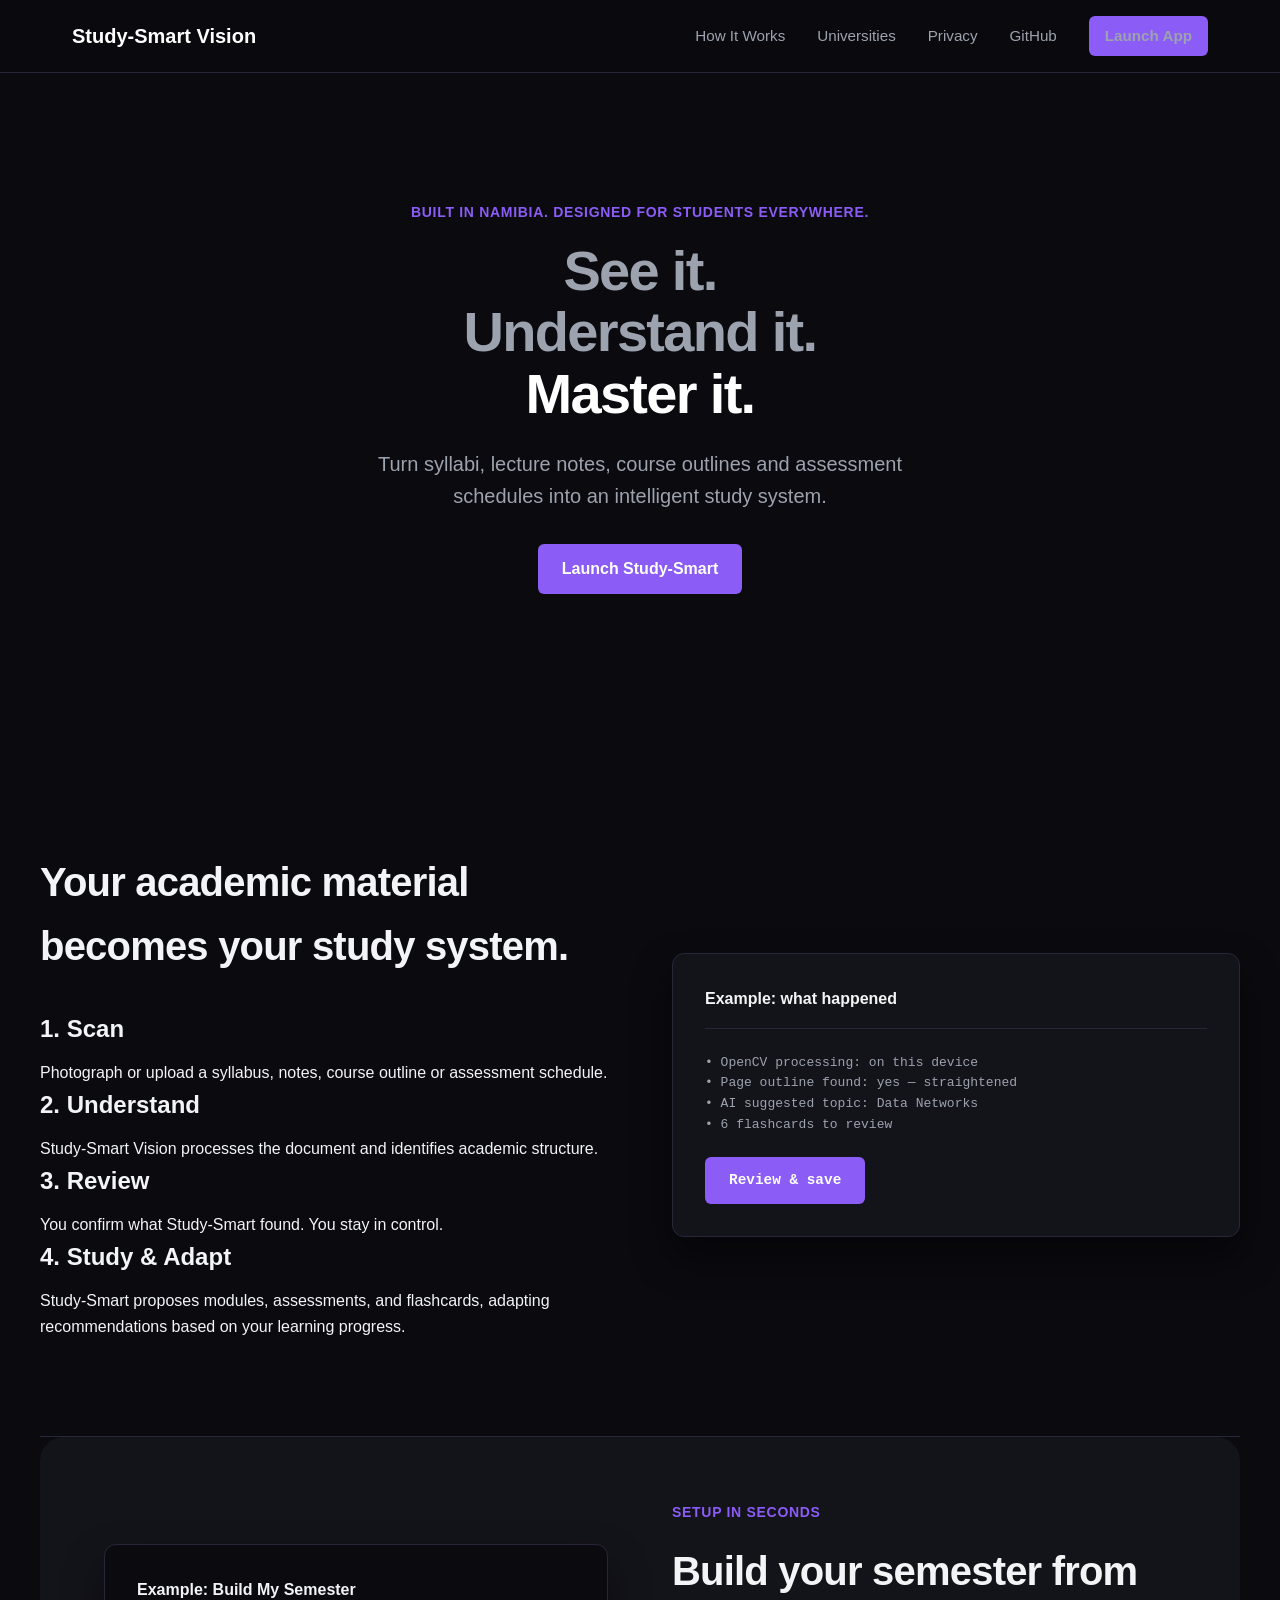
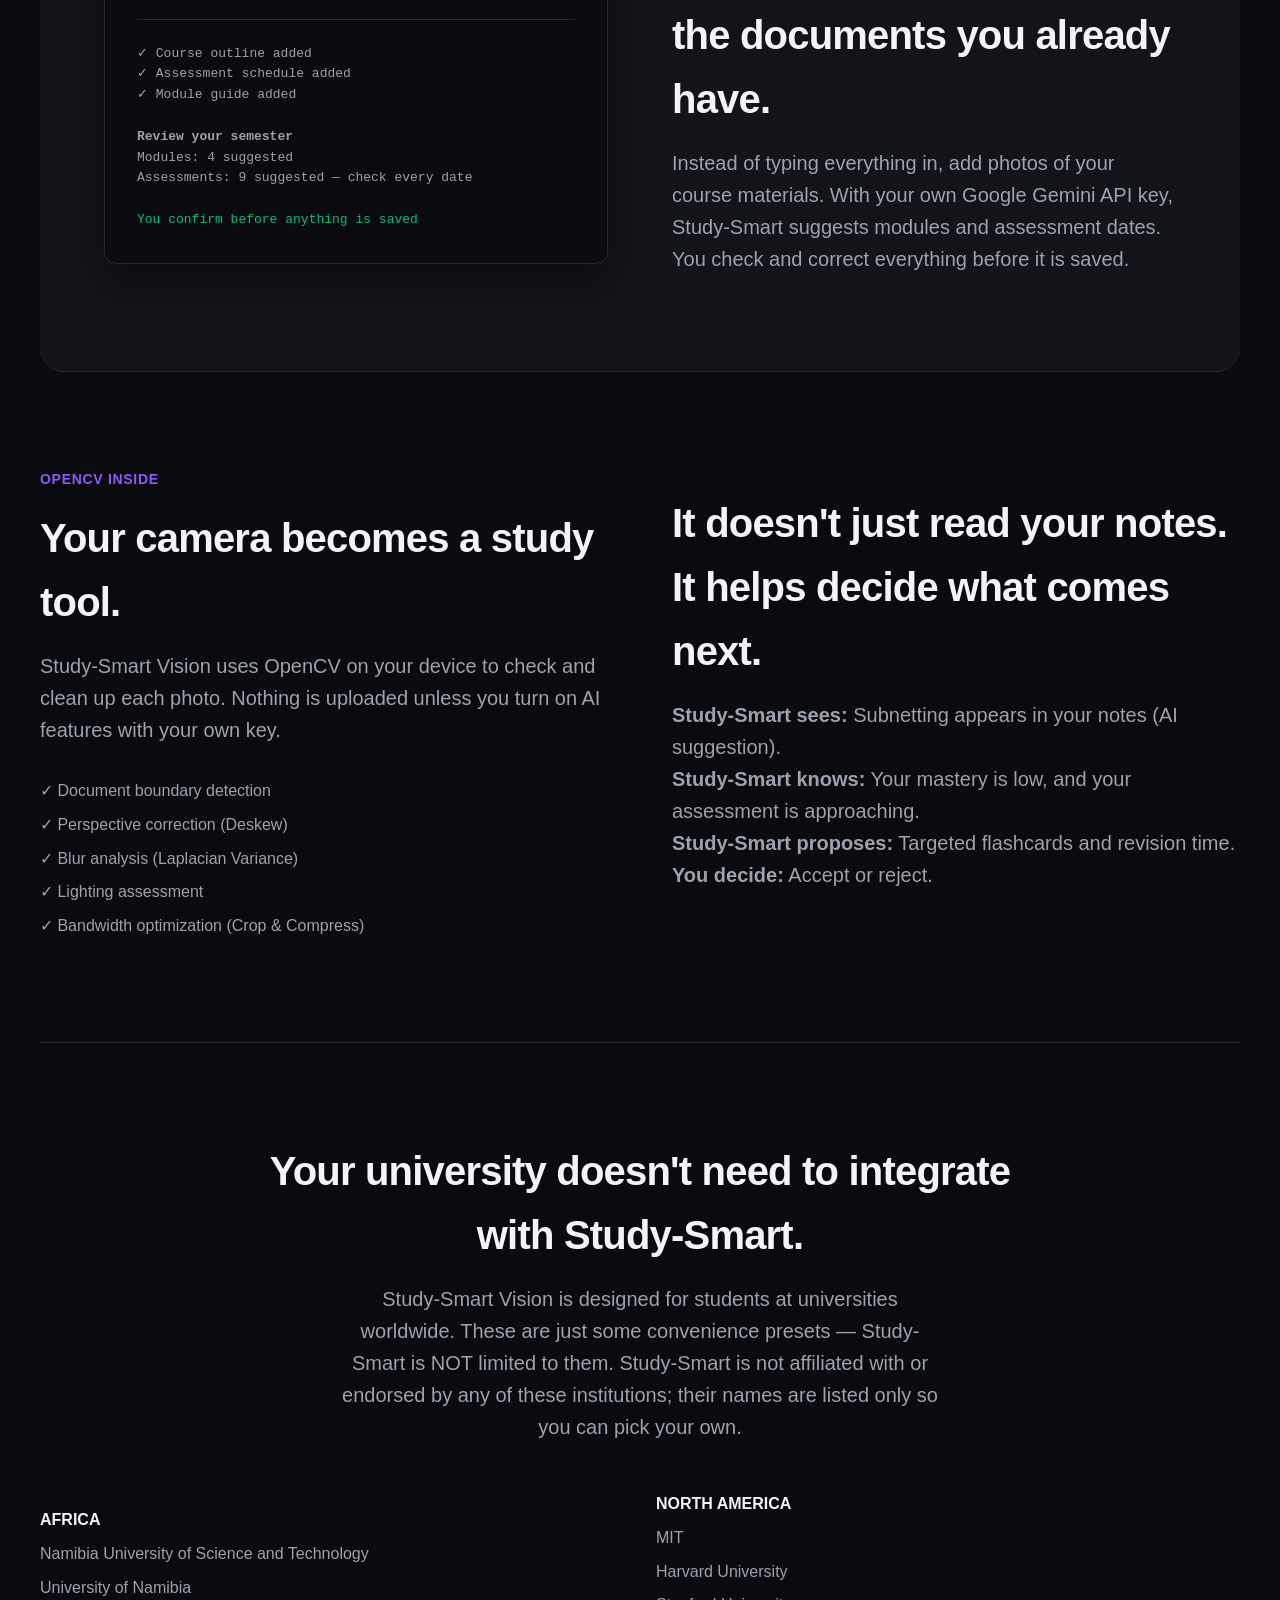
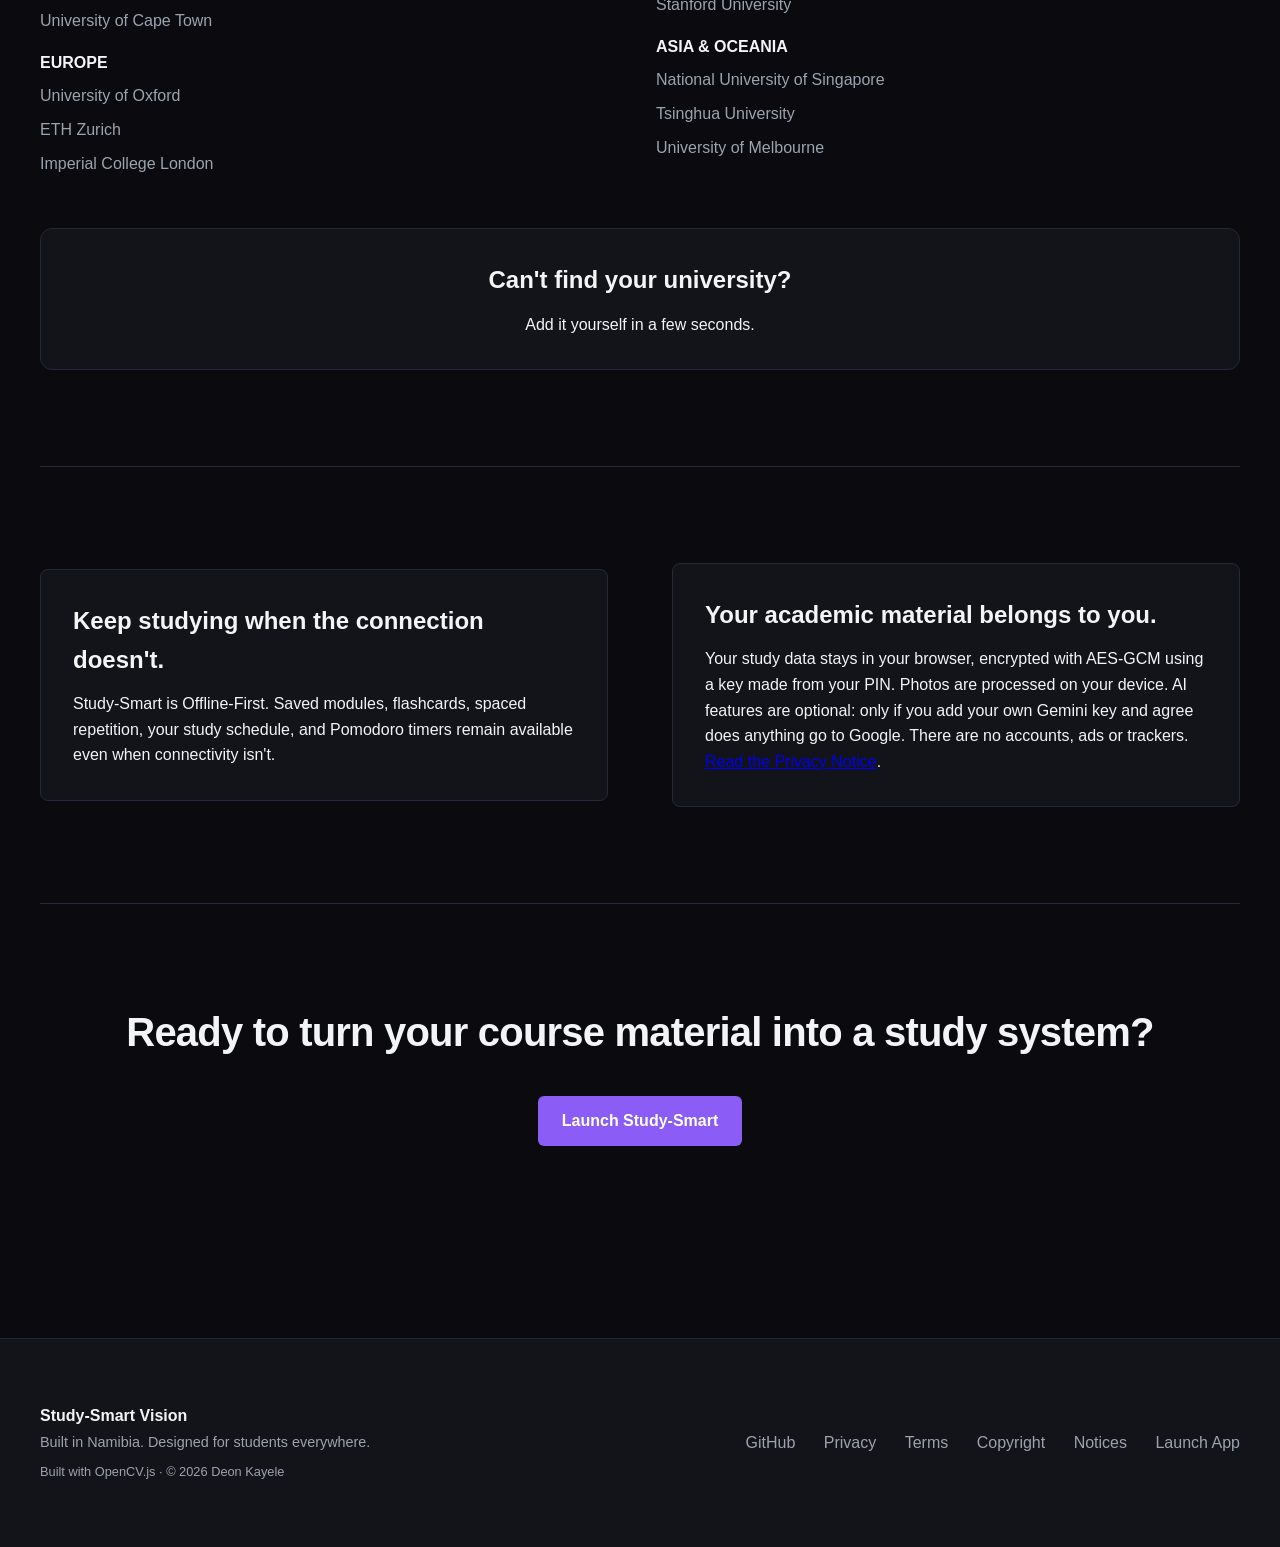
<file: index.html>
<!DOCTYPE html>
<html lang="en">
<head>
  <meta charset="UTF-8">
  <meta name="viewport" content="width=device-width, initial-scale=1.0, maximum-scale=5.0">
  <title>Study-Smart Vision — See it. Understand it. Master it.</title>
  <meta name="description" content="Study-Smart Vision turns university course materials into an intelligent, adaptive study system. Built in Namibia and designed for students everywhere.">
  <meta name="theme-color" content="#0a0a0f">
  
  <link rel="icon" href="icon.svg" type="image/svg+xml">
  <link rel="apple-touch-icon" href="icons/icon-192.png">
  <link rel="manifest" href="manifest.json">
  <link rel="stylesheet" href="landing.css">

  <meta http-equiv="Content-Security-Policy" content="default-src 'self'; script-src 'self'; style-src 'self' 'unsafe-inline'; img-src 'self' data:; connect-src 'self'; object-src 'none'; base-uri 'self'; form-action 'self'">
  <meta name="referrer" content="strict-origin-when-cross-origin">
  <meta property="og:title" content="Study-Smart Vision">
  <meta property="og:description" content="Turn your course materials into a study plan, flashcards and focus sessions. Works offline.">
  <meta property="og:type" content="website">
  <script src="landing.js" defer></script>
</head>
<body>

  <header>
    <div class="nav-container">
      <a href="./" class="logo">Study-Smart Vision</a>
      <nav class="nav-links">
        <a href="#how-it-works">How It Works</a>
        <a href="#universities">Universities</a>
        <a href="#privacy">Privacy</a>
        <a href="https://github.com/ICON-XB/Study-Smart" target="_blank" rel="noopener">GitHub</a>
        <a href="app.html" class="btn btn-primary" style="padding: 0.5rem 1rem;">Launch App</a>
      </nav>
    </div>
  </header>

  <main>
    <!-- HERO -->
    <section class="hero">
      <span class="tagline">Built in Namibia. Designed for students everywhere.</span>
      <h1>
        <span>See it.</span>
        <span>Understand it.</span>
        <span>Master it.</span>
      </h1>
      <p class="subtitle">Turn syllabi, lecture notes, course outlines and assessment schedules into an intelligent study system.</p>
      
      <div class="hero-actions">
        <a href="app.html" class="btn btn-primary">Launch Study-Smart</a>
        <button id="btn-install" class="btn btn-secondary" style="display: none;">Install App</button>
      </div>
      
      <div id="install-banner">
        <strong>Install App</strong><br>
        <span class="text-muted text-sm">To install on iOS: Tap Share, then "Add to Home Screen". On desktop: Click the install icon in your address bar.</span>
      </div>
    </section>

    <!-- CORE STORY -->
    <section id="how-it-works" class="section container">
      <div class="grid-2">
        <div>
          <h2>Your academic material becomes your study system.</h2>
          <div style="margin-top: 2rem;">
            <h3>1. Scan</h3>
            <p class="text-muted mb-4">Photograph or upload a syllabus, notes, course outline or assessment schedule.</p>
            
            <h3>2. Understand</h3>
            <p class="text-muted mb-4">Study-Smart Vision processes the document and identifies academic structure.</p>

            <h3>3. Review</h3>
            <p class="text-muted mb-4">You confirm what Study-Smart found. You stay in control.</p>
            
            <h3>4. Study & Adapt</h3>
            <p class="text-muted">Study-Smart proposes modules, assessments, and flashcards, adapting recommendations based on your learning progress.</p>
          </div>
        </div>
        <div class="mockup">
          <div class="mockup-header">Example: what happened</div>
          <div class="mockup-body">
            &bull; OpenCV processing: on this device<br>
            &bull; Page outline found: yes &mdash; straightened<br>
            &bull; AI suggested topic: Data Networks<br>
            &bull; 6 flashcards to review<br><br>
            <a href="app.html" class="btn btn-primary" style="font-family: inherit; font-size: 0.9rem;">Review &amp; save</a>
          </div>
        </div>
      </div>
    </section>

    <!-- BUILD MY SEMESTER -->
    <section class="section container" style="background: var(--color-surface); border-radius: 24px; padding: 4rem;">
      <div class="grid-2">
        <div class="mockup" style="background: var(--color-bg);">
          <div class="mockup-header">Example: Build My Semester</div>
          <div class="mockup-body">
            &check; Course outline added<br>
            &check; Assessment schedule added<br>
            &check; Module guide added<br><br>
            <strong>Review your semester</strong><br>
            Modules: 4 suggested<br>
            Assessments: 9 suggested &mdash; check every date<br><br>
            <span style="color: var(--color-success)">You confirm before anything is saved</span>
          </div>
        </div>
        <div>
          <span class="tagline">Setup in seconds</span>
          <h2>Build your semester from the documents you already have.</h2>
          <p class="subtitle">Instead of typing everything in, add photos of your course materials. With your own Google Gemini API key, Study-Smart suggests modules and assessment dates. You check and correct everything before it is saved.</p>
        </div>
      </div>
    </section>

    <!-- SMART SCAN / OPENCV -->
    <section class="section container">
      <div class="grid-2">
        <div>
          <span class="tagline">OpenCV inside</span>
          <h2>Your camera becomes a study tool.</h2>
          <p class="subtitle">Study-Smart Vision uses OpenCV on your device to check and clean up each photo. Nothing is uploaded unless you turn on AI features with your own key.</p>
          <ul class="uni-list" style="column-count: 1;">
            <li>&check; Document boundary detection</li>
            <li>&check; Perspective correction (Deskew)</li>
            <li>&check; Blur analysis (Laplacian Variance)</li>
            <li>&check; Lighting assessment</li>
            <li>&check; Bandwidth optimization (Crop &amp; Compress)</li>
          </ul>
        </div>
        <div>
          <h2>It doesn't just read your notes. It helps decide what comes next.</h2>
          <p class="subtitle"><strong>Study-Smart sees:</strong> Subnetting appears in your notes (AI suggestion).<br>
          <strong>Study-Smart knows:</strong> Your mastery is low, and your assessment is approaching.<br>
          <strong>Study-Smart proposes:</strong> Targeted flashcards and revision time.<br>
          <strong>You decide:</strong> Accept or reject.</p>
        </div>
      </div>
    </section>

    <!-- UNIVERSITIES -->
    <section id="universities" class="section container">
      <div class="text-center" style="max-width: 800px; margin: 0 auto; text-align: center;">
        <h2>Your university doesn't need to integrate with Study-Smart.</h2>
        <p class="subtitle" style="margin: 0 auto 3rem;">Study-Smart Vision is designed for students at universities worldwide. These are just some convenience presets — Study-Smart is NOT limited to them. Study-Smart is not affiliated with or endorsed by any of these institutions; their names are listed only so you can pick your own.</p>
      </div>
      
      <ul class="uni-list">
        <strong>AFRICA</strong>
        <li>Namibia University of Science and Technology</li>
        <li>University of Namibia</li>
        <li>University of Cape Town</li>
        
        <strong>EUROPE</strong>
        <li>University of Oxford</li>
        <li>ETH Zurich</li>
        <li>Imperial College London</li>
        
        <strong>NORTH AMERICA</strong>
        <li>MIT</li>
        <li>Harvard University</li>
        <li>Stanford University</li>
        
        <strong>ASIA & OCEANIA</strong>
        <li>National University of Singapore</li>
        <li>Tsinghua University</li>
        <li>University of Melbourne</li>
      </ul>

      <div style="margin-top: 3rem; padding: 2rem; border: 1px solid var(--color-border); border-radius: 12px; background: var(--color-surface); text-align: center;">
        <h3>Can't find your university?</h3>
        <p class="text-muted">Add it yourself in a few seconds.</p>
      </div>
    </section>

    <!-- OFFLINE & PRIVACY -->
    <section id="privacy" class="section container">
      <div class="grid-2">
        <div class="feature-card">
          <h3>Keep studying when the connection doesn't.</h3>
          <p class="text-muted">Study-Smart is Offline-First. Saved modules, flashcards, spaced repetition, your study schedule, and Pomodoro timers remain available even when connectivity isn't.</p>
        </div>
        <div class="feature-card">
          <h3>Your academic material belongs to you.</h3>
          <p class="text-muted">Your study data stays in your browser, encrypted with AES-GCM using a key made from your PIN. Photos are processed on your device. AI features are optional: only if you add your own Gemini key and agree does anything go to Google. There are no accounts, ads or trackers. <a href="privacy.html">Read the Privacy Notice</a>.</p>
        </div>
      </div>
    </section>

    <!-- FINAL CTA -->
    <section class="section container" style="text-align: center; padding-bottom: 8rem;">
      <h2>Ready to turn your course material into a study system?</h2>
      <div class="hero-actions" style="margin-top: 2rem;">
        <a href="app.html" class="btn btn-primary">Launch Study-Smart</a>
      </div>
    </section>
  </main>

  <footer>
    <div class="footer-content">
      <div style="text-align: left;">
        <strong>Study-Smart Vision</strong><br>
        <span style="color: var(--color-text-muted); font-size: 0.9rem;">Built in Namibia. Designed for students everywhere.</span><br>
        <span style="color: var(--color-text-muted); font-size: 0.8rem; margin-top: 0.5rem; display: block;">Built with OpenCV.js &middot; &copy; 2026 Deon Kayele</span>
      </div>
      <div class="footer-links">
        <a href="https://github.com/ICON-XB/Study-Smart" target="_blank" rel="noopener">GitHub</a>
        <a href="privacy.html">Privacy</a>
        <a href="terms.html">Terms</a>
        <a href="copyright.html">Copyright</a>
        <a href="notices.html">Notices</a>
        <a href="app.html">Launch App</a>
      </div>
    </div>
  </footer>

</body>
</html>
</file>
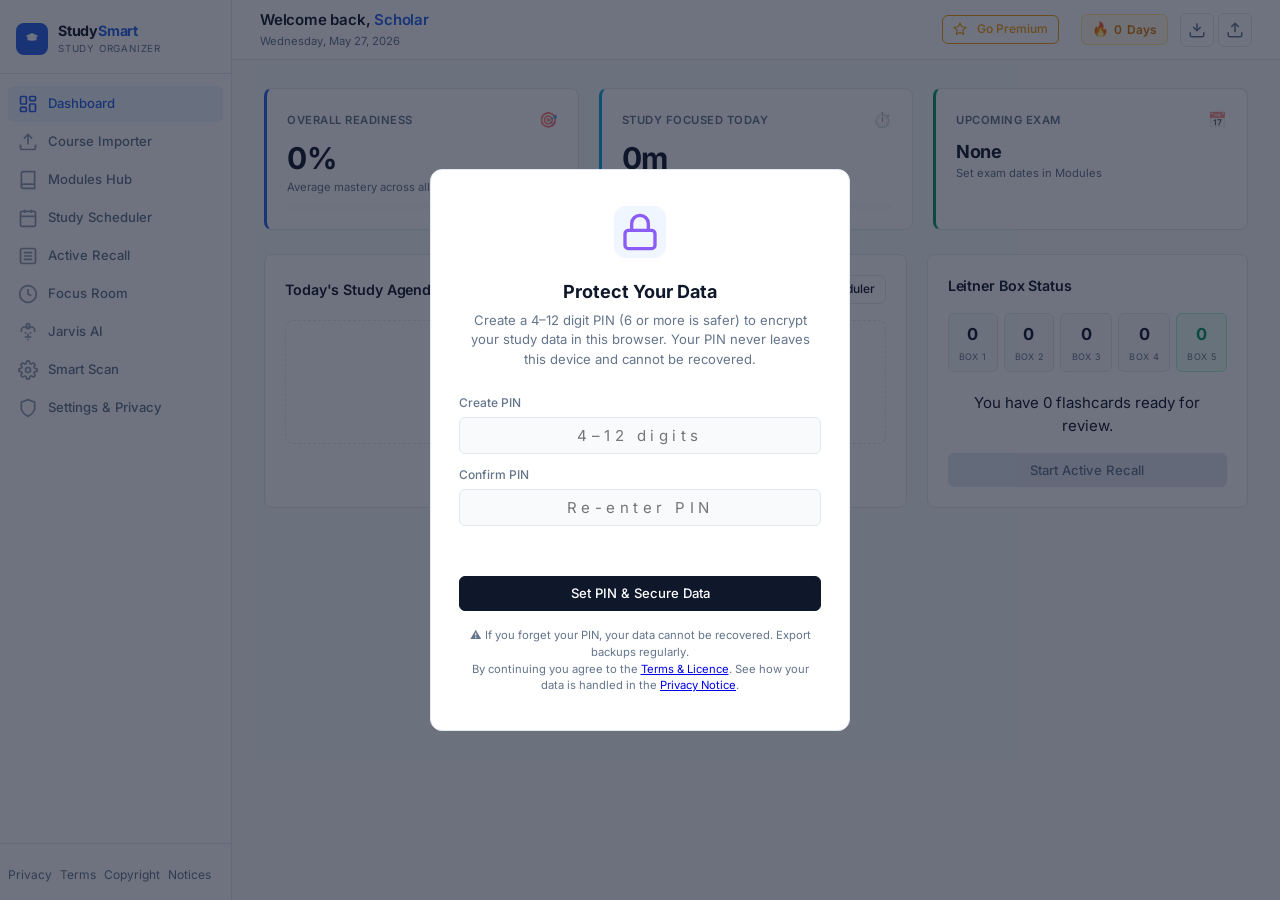
<file: app.html>
<!DOCTYPE html>
<html lang="en">
<head>
  <meta charset="UTF-8">
  <meta name="viewport" content="width=device-width, initial-scale=1.0">
  <!-- Content Security Policy (GitHub Pages cannot send headers, so it is set here).
       'unsafe-eval' is required by the bundled OpenCV.js build (Emscripten embind);
       inline scripts and inline event handlers are NOT allowed. -->
  <meta http-equiv="Content-Security-Policy" content="default-src 'self'; script-src 'self' 'unsafe-eval' 'wasm-unsafe-eval' https://cdn.paddle.com; style-src 'self' 'unsafe-inline'  https://cdn.paddle.com; font-src 'self' ; img-src 'self' data: blob: https://cdn.paddle.com; media-src 'self' blob:; connect-src 'self' data: https://generativelanguage.googleapis.com https://*.paddle.com; frame-src https://*.paddle.com; worker-src 'self'; object-src 'none'; base-uri 'self'; form-action 'self'">
  <meta name="referrer" content="strict-origin-when-cross-origin">
  <meta name="robots" content="noindex, nofollow">
  <meta name="description" content="Study-Smart: offline study planner, flashcards, focus timer and document scanner.">
  <title>Study-Smart — Study Planner, Flashcards &amp; Smart Scan</title>
  <!-- PWA Support -->
  <link rel="manifest" href="manifest.json">
  <meta name="theme-color" content="#8b5cf6">
  <meta name="mobile-web-app-capable" content="yes">
  <meta name="apple-mobile-web-app-capable" content="yes">
  <meta name="apple-mobile-web-app-status-bar-style" content="black-translucent">
  <link rel="icon" href="icon.svg" type="image/svg+xml">
  <link rel="apple-touch-icon" href="icons/icon-192.png">
  <!-- Fonts (Google Fonts receives the visitor's IP address; see privacy.html) -->
  <!-- Main Stylesheet -->
  <link rel="stylesheet" href="style.css">
</head>
<body>
  <div class="glow-bg"></div>
  
  <div class="app-container">
    <!-- Sidebar Navigation -->
    <aside class="sidebar" id="app-sidebar">
      <div class="logo-area">
        <div class="logo-icon-container">
          <svg viewBox="0 0 512 512" class="logo-img">
            <use href="icon.svg#grad1"></use>
            <!-- Fallback design inside SVG if external ref has issues -->
            <polygon points="256,100 420,180 256,260 92,180" fill="#8b5cf6" />
            <path d="M140,210 L140,270 C140,310 372,310 372,270 L372,210" fill="#3b82f6" />
            <circle cx="256" cy="180" r="15" fill="#ec4899" />
          </svg>
        </div>
        <div class="logo-text">
          <span class="brand-name">Study<span class="accent-text">Smart</span></span>
          <span class="brand-tagline">Study Organizer</span>
        </div>
      </div>
      
      <nav class="nav-links">
        <a href="#" class="nav-item active" data-tab="dashboard" id="nav-dashboard">
          <svg viewBox="0 0 24 24" width="20" height="20" stroke="currentColor" stroke-width="2" fill="none" class="nav-icon"><rect x="3" y="3" width="7" height="9" rx="1"/><rect x="14" y="3" width="7" height="5" rx="1"/><rect x="14" y="12" width="7" height="9" rx="1"/><rect x="3" y="16" width="7" height="5" rx="1"/></svg>
          <span>Dashboard</span>
        </a>
        <a href="#" class="nav-item" data-tab="importer" id="nav-importer">
          <svg viewBox="0 0 24 24" width="20" height="20" stroke="currentColor" stroke-width="2" fill="none" class="nav-icon"><path d="M21 15v4a2 2 0 0 1-2 2H5a2 2 0 0 1-2-2v-4"/><polyline points="17 8 12 3 7 8"/><line x1="12" y1="3" x2="12" y2="15"/></svg>
          <span>Course Importer</span>
        </a>
        <a href="#" class="nav-item" data-tab="modules" id="nav-modules">
          <svg viewBox="0 0 24 24" width="20" height="20" stroke="currentColor" stroke-width="2" fill="none" class="nav-icon"><path d="M4 19.5A2.5 2.5 0 0 1 6.5 17H20"/><path d="M6.5 2H20v20H6.5A2.5 2.5 0 0 1 4 19.5v-15A2.5 2.5 0 0 1 6.5 2z"/></svg>
          <span>Modules Hub</span>
        </a>
        <a href="#" class="nav-item" data-tab="schedule" id="nav-schedule">
          <svg viewBox="0 0 24 24" width="20" height="20" stroke="currentColor" stroke-width="2" fill="none" class="nav-icon"><rect x="3" y="4" width="18" height="18" rx="2" ry="2"/><line x1="16" y1="2" x2="16" y2="6"/><line x1="8" y1="2" x2="8" y2="6"/><line x1="3" y1="10" x2="21" y2="10"/></svg>
          <span>Study Scheduler</span>
        </a>
        <a href="#" class="nav-item" data-tab="flashcards" id="nav-flashcards">
          <svg viewBox="0 0 24 24" width="20" height="20" stroke="currentColor" stroke-width="2" fill="none" class="nav-icon"><rect x="3" y="3" width="18" height="18" rx="2"/><path d="M7 8h10M7 12h10M7 16h10"/></svg>
          <span>Active Recall</span>
        </a>
        <a href="#" class="nav-item" data-tab="pomodoro" id="nav-pomodoro">
          <svg viewBox="0 0 24 24" width="20" height="20" stroke="currentColor" stroke-width="2" fill="none" class="nav-icon"><circle cx="12" cy="12" r="10"/><polyline points="12 6 12 12 16 14"/></svg>
          <span>Focus Room</span>
        </a>
        <a href="#" class="nav-item" data-tab="jarvis" id="nav-jarvis">
          <svg viewBox="0 0 24 24" width="20" height="20" stroke="currentColor" stroke-width="2" fill="none" class="nav-icon"><path d="M12 2a2 2 0 0 1 2 2v2a2 2 0 0 1-2 2 2 2 0 0 1-2-2V4a2 2 0 0 1 2-2z"/><path d="M12 14v4M12 22v-2M8 18h8M4 12v-2a4 4 0 0 1 4-4h8a4 4 0 0 1 4 4v2"/><path d="M9 12v2M15 12v2"/></svg>
          <span>Jarvis AI</span>
        </a>
        <a href="#" class="nav-item" data-tab="smartscan" id="nav-smartscan">
          <svg viewBox="0 0 24 24" width="20" height="20" stroke="currentColor" stroke-width="2" fill="none" class="nav-icon"><circle cx="12" cy="12" r="3"/><path d="M19.4 15a1.65 1.65 0 0 0 .33 1.82l.06.06a2 2 0 0 1 0 2.83 2 2 0 0 1-2.83 0l-.06-.06a1.65 1.65 0 0 0-1.82-.33 1.65 1.65 0 0 0-1 1.51V21a2 2 0 0 1-2 2 2 2 0 0 1-2-2v-.09A1.65 1.65 0 0 0 9 19.4a1.65 1.65 0 0 0-1.82.33l-.06.06a2 2 0 0 1-2.83 0 2 2 0 0 1 0-2.83l.06-.06a1.65 1.65 0 0 0 .33-1.82 1.65 1.65 0 0 0-1.51-1H3a2 2 0 0 1-2-2 2 2 0 0 1 2-2h.09A1.65 1.65 0 0 0 4.6 9a1.65 1.65 0 0 0-.33-1.82l-.06-.06a2 2 0 0 1 0-2.83 2 2 0 0 1 2.83 0l.06.06a1.65 1.65 0 0 0 1.82.33H9a1.65 1.65 0 0 0 1-1.51V3a2 2 0 0 1 2-2 2 2 0 0 1 2 2v.09a1.65 1.65 0 0 0 1 1.51 1.65 1.65 0 0 0 1.82-.33l.06-.06a2 2 0 0 1 2.83 0 2 2 0 0 1 0 2.83l-.06.06a1.65 1.65 0 0 0-.33 1.82V9a1.65 1.65 0 0 0 1.51 1H21a2 2 0 0 1 2 2 2 2 0 0 1-2 2h-.09a1.65 1.65 0 0 0-1.51 1z"/></svg>
          <span>Smart Scan</span>
        </a>
        <a href="#" class="nav-item" data-tab="settings" id="nav-settings">
          <svg viewBox="0 0 24 24" width="20" height="20" stroke="currentColor" stroke-width="2" fill="none" class="nav-icon"><path d="M12 22s8-4 8-10V5l-8-3-8 3v7c0 6 8 10 8 10z"/></svg>
          <span>Settings &amp; Privacy</span>
        </a>
      </nav>
      
      <div class="sidebar-footer">
        <button class="btn btn-secondary install-pwa-btn" id="install-pwa-btn" style="display: none;">
          <svg viewBox="0 0 24 24" width="16" height="16" stroke="currentColor" stroke-width="2" fill="none"><path d="M12 5v14M5 12h14"/></svg>
          <span>Install App</span>
        </button>

        <!-- Manual Lock Button -->
        <button class="btn btn-secondary w-full" id="manual-lock-btn" title="Lock App Now" style="display:none; margin-top:8px;">
          <svg viewBox="0 0 24 24" width="16" height="16" stroke="currentColor" stroke-width="2" fill="none" class="mr-1"><rect x="3" y="11" width="18" height="11" rx="2" ry="2"/><path d="M7 11V7a5 5 0 0 1 10 0v4"/></svg>
          Lock
        </button>
        
        <div class="offline-indicator offline" id="offline-badge" style="display: none;">
          <span class="indicator-dot"></span> Offline Mode
        </div>
        <nav class="sidebar-legal" aria-label="Legal" style="margin-top:10px;font-size:12px;display:flex;flex-wrap:wrap;gap:8px;">
          <a href="privacy.html">Privacy</a>
          <a href="terms.html">Terms</a>
          <a href="copyright.html">Copyright</a>
          <a href="notices.html">Notices</a>
        </nav>
      </div>
    </aside>

    <!-- Main Workspace Container -->
    <main class="main-content">
      <!-- Top Action Bar -->
      <header class="top-header">
        <div class="header-welcome">
          <button class="mobile-menu-toggle" id="mobile-toggle" aria-label="Toggle Navigation Menu">
            <svg viewBox="0 0 24 24" width="24" height="24" stroke="currentColor" stroke-width="2" fill="none"><line x1="3" y1="12" x2="21" y2="12"/><line x1="3" y1="6" x2="21" y2="6"/><line x1="3" y1="18" x2="21" y2="18"/></svg>
          </button>
          <div class="welcome-text-wrapper">
            <h1 class="welcome-title">Welcome back, <span class="student-name" id="profile-name">Scholar</span></h1>
            <p class="current-date-display" id="date-display">Wednesday, May 27, 2026</p>
          </div>
        </div>
        
        <div class="header-actions">
          <button class="btn btn-secondary btn-sm" id="premium-upgrade-btn" style="border-color: #f59e0b; color: #f59e0b; margin-right: 10px;">
            <svg viewBox="0 0 24 24" width="14" height="14" stroke="currentColor" stroke-width="2" fill="none" style="margin-right: 4px;"><polygon points="12 2 15.09 8.26 22 9.27 17 14.14 18.18 21.02 12 17.77 5.82 21.02 7 14.14 2 9.27 8.91 8.26 12 2"/></svg>
            Go Premium
          </button>
          
          <div class="streak-badge" title="Consecutive study days!">
            <span class="streak-icon">🔥</span>
            <span class="streak-count" id="streak-counter">0</span> Days
          </div>
          
          <div class="database-controls">
            <button class="btn btn-icon" id="export-data-btn" title="Backup Data (JSON)">
              <svg viewBox="0 0 24 24" width="18" height="18" stroke="currentColor" stroke-width="2" fill="none"><path d="M21 15v4a2 2 0 0 1-2 2H5a2 2 0 0 1-2-2v-4"/><polyline points="17 8 12 13 7 8"/><line x1="12" y1="13" x2="12" y2="3"/></svg>
            </button>
            <button class="btn btn-icon" id="import-data-btn" title="Restore Backup">
              <svg viewBox="0 0 24 24" width="18" height="18" stroke="currentColor" stroke-width="2" fill="none"><path d="M21 15v4a2 2 0 0 1-2 2H5a2 2 0 0 1-2-2v-4"/><polyline points="17 8 12 3 7 8"/><line x1="12" y1="3" x2="12" y2="15"/></svg>
            </button>
            <input type="file" id="backup-file-input" style="display:none;" accept=".json">
          </div>
        </div>
      </header>

      <!-- Scrollable Tab Content -->
      <div class="tab-viewport">
        
        <!-- TAB 1: DASHBOARD -->
        <section id="tab-dashboard" class="tab-pane active">
          <!-- Quick Status Cards -->
          <div class="grid-layout cols-3">
            <div class="glass-card stat-card glow-card-purple">
              <div class="stat-header">
                <h3>Overall Readiness</h3>
                <span class="stat-icon purple-text">🎯</span>
              </div>
              <div class="stat-value" id="dash-readiness">0%</div>
              <p class="stat-description">Average mastery across all modules</p>
              <div class="progress-bar-container">
                <div class="progress-bar-fill purple-bg" id="dash-readiness-progress" style="width: 0%"></div>
              </div>
            </div>

            <div class="glass-card stat-card glow-card-blue">
              <div class="stat-header">
                <h3>Study Focused Today</h3>
                <span class="stat-icon blue-text">⏱️</span>
              </div>
              <div class="stat-value" id="dash-study-time">0m</div>
              <p class="stat-description" id="dash-study-budget-desc">Remaining budget: 180 min</p>
              <div class="progress-bar-container">
                <div class="progress-bar-fill blue-bg" id="dash-time-progress" style="width: 0%"></div>
              </div>
            </div>

            <div class="glass-card stat-card glow-card-green">
              <div class="stat-header">
                <h3>Upcoming Exam</h3>
                <span class="stat-icon green-text">📅</span>
              </div>
              <div class="stat-value size-sm" id="dash-next-exam">None</div>
              <p class="stat-description" id="dash-next-exam-countdown">Set exam dates in Modules</p>
            </div>
          </div>

          <!-- Bottom Dashboard Row -->
          <div class="grid-layout cols-2-1 mt-6">
            <!-- Daily Schedule Preview -->
            <div class="glass-card">
              <div class="card-header">
                <h2 class="card-title">Today's Study Agenda</h2>
                <button class="btn btn-secondary btn-sm" id="dash-goto-schedule">Open Scheduler</button>
              </div>
              <div class="agenda-list" id="dash-agenda-list">
                <div class="empty-state">
                  <p>No study tasks scheduled for today. Import modules and generate a schedule to get started!</p>
                </div>
              </div>
            </div>

            <!-- Active Recall Summary -->
            <div class="glass-card flex-column">
              <div class="card-header">
                <h2 class="card-title">Leitner Box Status</h2>
              </div>
              <div class="spaced-rep-stats">
                <div class="leitner-boxes-diagram">
                  <div class="leitner-box-node" title="Box 1: Needs frequent review">
                    <span class="node-count" id="leitner-box-1-count">0</span>
                    <span class="node-label">Box 1</span>
                  </div>
                  <div class="leitner-box-node" title="Box 2">
                    <span class="node-count" id="leitner-box-2-count">0</span>
                    <span class="node-label">Box 2</span>
                  </div>
                  <div class="leitner-box-node" title="Box 3">
                    <span class="node-count" id="leitner-box-3-count">0</span>
                    <span class="node-label">Box 3</span>
                  </div>
                  <div class="leitner-box-node" title="Box 4">
                    <span class="node-count" id="leitner-box-4-count">0</span>
                    <span class="node-label">Box 4</span>
                  </div>
                  <div class="leitner-box-node node-mastered" title="Box 5: Fully Mastered">
                    <span class="node-count" id="leitner-box-5-count">0</span>
                    <span class="node-label">Box 5</span>
                  </div>
                </div>
                <div class="box-status-action">
                  <p class="box-review-hint text-center" id="box-review-hint">You have 0 flashcards ready for review.</p>
                  <button class="btn btn-primary w-full mt-4" id="dash-start-review" disabled>Start Active Recall</button>
                </div>
              </div>
            </div>
          </div>
        </section>

        <!-- TAB 2: COURSE IMPORTER -->
        <section id="tab-importer" class="tab-pane">
          <div class="glass-card max-width-md mx-auto">
            <div class="card-header flex-column align-start">
              <h2 class="card-title text-2xl">Smart University Curriculum Importer</h2>
              <p class="card-subtitle text-muted">Bypass manual typing. Enter your course details or paste the text from your university's program handbook, and our smart parser will identify the modules, semesters, and recommended study sequence.</p>
            </div>
            
            <div class="form-container mt-4">
              <div class="grid-layout cols-2">
                <div class="form-group">
                  <label for="import-uni">University Name</label>
                  <input type="text" id="import-uni" placeholder="e.g. Stanford, University of Cape Town" class="form-input">
                </div>
                <div class="form-group">
                  <label for="import-course">Course / Degree Name</label>
                  <input type="text" id="import-course" placeholder="e.g. Computer Science, Accounting" class="form-input">
                </div>
              </div>

              <!-- Quick Templates Dropdown -->
              <div class="form-group mt-4">
                <label for="import-template">Or start from an example template</label>
                <p class="text-xs text-muted" id="import-template-note">Example module lists only — they are <strong>not official curricula</strong> and are not provided or endorsed by the institutions named. Edit them to match your official programme handbook.</p>
                <select id="import-template" class="form-select">
                  <option value="">-- Choose an example template (unofficial) --</option>
                  <optgroup label="🇳🇦 NUST — Namibia University of Science &amp; Technology">
                    <option value="nust_it">NUST · Information Technology</option>
                    <option value="nust_eng">NUST · Engineering (Electrical / Mechanical)</option>
                    <option value="nust_biz">NUST · Business &amp; Management</option>
                  </optgroup>
                  <optgroup label="🇳🇦 UNAM — University of Namibia">
                    <option value="unam_science">UNAM · Natural Sciences (Bio / Chem / Physics)</option>
                    <option value="unam_law">UNAM · Law (LLB Programme)</option>
                    <option value="unam_econ">UNAM · Economics &amp; Statistics</option>
                  </optgroup>
                  <optgroup label="🇳🇦 IUM — International University of Management">
                    <option value="ium_business">IUM · Business Administration</option>
                    <option value="ium_ict">IUM · Information &amp; Communication Technology</option>
                  </optgroup>
                  <optgroup label="🌍 UCT — University of Cape Town (South Africa)">
                    <option value="uct_popular">UCT · Popular Courses (Science, Law, CS, Economics, Environment)</option>
                  </optgroup>
                  <optgroup label="🌍 WITS — University of the Witwatersrand (South Africa)">
                    <option value="wits_popular">WITS · Popular Courses (Medicine, Mining, Finance, Sociology)</option>
                  </optgroup>
                  <optgroup label="🌍 University of Nairobi (Kenya)">
                    <option value="nairobi_popular">Nairobi · Popular Courses (Agriculture, Public Health, Engineering, Cyber)</option>
                  </optgroup>
                  <optgroup label="🌍 Makerere University (Uganda)">
                    <option value="makerere_popular">Makerere · Popular Courses (Social Sciences, Law, Medicine, Education)</option>
                  </optgroup>
                  <optgroup label="🌍 Cairo University (Egypt)">
                    <option value="cairo_popular">Cairo · Popular Courses (Engineering, Architecture, Pharmacy, Media)</option>
                  </optgroup>
                  <optgroup label="🌍 UNISA — Univ. of South Africa (Open Distance Learning)">
                    <option value="unisa_popular">UNISA · Popular Courses (IT, Psychology, Accounting, Systems Analysis)</option>
                  </optgroup>
                </select>
              </div>

              <!-- Paste Syllabus Container -->
              <div class="form-group mt-4">
                <div class="label-with-action">
                  <label for="import-raw-text">Paste University Syllabus/Module Directory Text</label>
                  <button class="btn-link btn-sm" id="search-curriculum-helper-btn">
                    <svg viewBox="0 0 24 24" width="14" height="14" stroke="currentColor" stroke-width="2" fill="none" class="mr-1"><circle cx="11" cy="11" r="8"/><line x1="21" y1="21" x2="16.65" y2="16.65"/></svg>
                    Search Curriculum Page
                  </button>
                </div>
                <textarea id="import-raw-text" placeholder="Copy-paste the syllabus descriptions, handbook list, or course schedule tables directly here...

Example format:
CS-101 Introduction to Programming (Semester 1, Prereq: None)
CS-102 Data Structures & Algorithms (Semester 2, Prereq: CS-101)
MTH-201 Calculus I (Semester 1, Prereq: Math Level 3)
..." class="form-textarea" rows="8"></textarea>
              </div>

              <button class="btn btn-primary w-full mt-6" id="parse-curriculum-btn">
                <svg viewBox="0 0 24 24" width="18" height="18" stroke="currentColor" stroke-width="2" fill="none" class="mr-2"><path d="M12 2v20M17 5H9.5a3.5 3.5 0 0 0 0 7h5a3.5 3.5 0 0 1 0 7H6"/></svg>
                Extract Modules &amp; Structures
              </button>
            </div>
          </div>

          <!-- Parser Results Preview Panel (Initially Hidden) -->
          <div class="glass-card mt-6 max-width-md mx-auto" id="parser-results-card" style="display: none;">
            <div class="card-header">
              <h3 class="card-title">Parsed Curriculum Preview</h3>
              <span class="badge badge-success" id="parsed-count-badge">0 Modules Found</span>
            </div>
            
            <p class="text-sm text-muted mb-4">We found the following modules. Set difficulty levels and target semesters, then import them directly to your Modules Hub.</p>
            
            <div class="parsed-modules-list" id="parsed-modules-list">
              <!-- Dynamically Populated -->
            </div>

            <div class="parser-actions mt-6">
              <button class="btn btn-secondary" id="parser-cancel-btn">Discard</button>
              <button class="btn btn-primary" id="parser-commit-btn">Import Checked Modules</button>
            </div>
          </div>
        </section>

        <!-- TAB 3: MODULES HUB -->
        <section id="tab-modules" class="tab-pane">
          <div class="header-action-row mb-6">
            <div>
              <h2 class="section-title">My Registered Modules</h2>
              <p class="section-subtitle">Track dates, confidence levels, and topic completions for your exams.</p>
            </div>
            <button class="btn btn-primary" id="add-module-modal-btn">
              <svg viewBox="0 0 24 24" width="16" height="16" stroke="currentColor" stroke-width="2" fill="none" class="mr-2"><line x1="12" y1="5" x2="12" y2="19"/><line x1="5" y1="12" x2="19" y2="12"/></svg>
              Add Module
            </button>
          </div>

          <!-- Modules Grid -->
          <div class="grid-layout cols-3" id="modules-grid">
            <!-- Dynamically Populated -->
            <div class="empty-state cols-span-3">
              <p>No modules added yet. Add a module manually or use the Course Importer to extract modules from your university syllabus!</p>
            </div>
          </div>
        </section>

        <!-- TAB 4: STUDY SCHEDULER -->
        <section id="tab-schedule" class="tab-pane">
          <div class="grid-layout cols-1-2">
            <!-- Planner Configuration -->
            <div class="glass-card">
              <div class="card-header">
                <h2 class="card-title">Smart Schedule Settings</h2>
              </div>
              <div class="form-container mt-4">
                <div class="form-group">
                  <label for="sched-hours-weekday">Study Budget: Weekdays (Hours/Day)</label>
                  <input type="number" id="sched-hours-weekday" value="3" min="1" max="12" class="form-input">
                </div>
                
                <div class="form-group mt-3">
                  <label for="sched-hours-weekend">Study Budget: Weekends (Hours/Day)</label>
                  <input type="number" id="sched-hours-weekend" value="5" min="1" max="16" class="form-input">
                </div>

                <div class="form-group mt-3">
                  <label for="sched-start-date">Schedule Start Date</label>
                  <input type="date" id="sched-start-date" class="form-input">
                </div>

                <div class="form-group mt-3">
                  <label for="sched-prioritize-by">Prioritization Bias</label>
                  <select id="sched-prioritize-by" class="form-select">
                    <option value="exam-proximity">Exam Urgency (Closest Exam First)</option>
                    <option value="difficulty-first">Difficulty Weighted (Hardest First)</option>
                    <option value="equal-split">Even Distribution (Balanced Study)</option>
                  </select>
                </div>

                <div class="alert-box alert-info mt-4">
                  <p class="text-xs">Generating a schedule distributes the uncompleted topics of your active modules across the calendar. The system skips exams that are already passed.</p>
                </div>

                <button class="btn btn-primary w-full mt-6" id="generate-schedule-btn">
                  <svg viewBox="0 0 24 24" width="18" height="18" stroke="currentColor" stroke-width="2" fill="none" class="mr-2"><path d="M4 4h16c1.1 0 2 .9 2 2v12c0 1.1-.9 2-2 2H4c-1.1 0-2-.9-2-2V6c0-1.1.9-2 2-2z"/><path d="M16 2v4M8 2v4M2 10h20"/></svg>
                  Generate Smart Schedule
                </button>
              </div>
            </div>

            <!-- Calendar / Agenda Output -->
            <div class="glass-card">
              <div class="card-header">
                <h2 class="card-title">Your Study Roadmap</h2>
                <div class="agenda-filter">
                  <button class="btn btn-secondary btn-sm active" id="filter-all-sched">All Days</button>
                  <button class="btn btn-secondary btn-sm" id="filter-pending-sched">Incomplete</button>
                </div>
              </div>
              
              <div class="schedule-calendar-list mt-4" id="schedule-sessions-container">
                <!-- Dynamically Populated -->
                <div class="empty-state">
                  <p>Your calendar is empty. Generate a schedule in the settings panel to schedule your topics!</p>
                </div>
              </div>
            </div>
          </div>
        </section>

        <!-- TAB 5: ACTIVE RECALL / FLASHCARDS -->
        <section id="tab-flashcards" class="tab-pane">
          <div class="header-action-row mb-6">
            <div>
              <h2 class="section-title">Active Recall Decks</h2>
              <p class="section-subtitle">Retain complex terms using the Leitner Spaced-Repetition system.</p>
            </div>
            <div class="deck-actions">
              <button class="btn btn-secondary mr-2" id="add-flashcard-modal-btn">
                <svg viewBox="0 0 24 24" width="16" height="16" stroke="currentColor" stroke-width="2" fill="none" class="mr-2"><line x1="12" y1="5" x2="12" y2="19"/><line x1="5" y1="12" x2="19" y2="12"/></svg>
                Add Flashcard
              </button>
            </div>
          </div>

          <div class="grid-layout cols-1-2">
            <!-- Left Side: Deck selector and box status -->
            <div class="glass-card">
              <h3 class="card-title mb-4">Choose a Deck</h3>
              <div class="form-group mb-4">
                <label for="flashcard-deck-select">Module Deck</label>
                <select id="flashcard-deck-select" class="form-select">
                  <!-- Dynamically Populated -->
                </select>
              </div>

              <!-- Leitner details list -->
              <div class="leitner-details-list">
                <div class="leitner-box-row" data-box="1">
                  <div class="box-badge box-1-bg">Box 1</div>
                  <div class="box-row-info">
                    <span class="box-desc">Review every day</span>
                    <span class="box-count" id="deck-box-1-count">0 cards</span>
                  </div>
                </div>
                <div class="leitner-box-row" data-box="2">
                  <div class="box-badge box-2-bg">Box 2</div>
                  <div class="box-row-info">
                    <span class="box-desc">Review every 2 days</span>
                    <span class="box-count" id="deck-box-2-count">0 cards</span>
                  </div>
                </div>
                <div class="leitner-box-row" data-box="3">
                  <div class="box-badge box-3-bg">Box 3</div>
                  <div class="box-row-info">
                    <span class="box-desc">Review every 4 days</span>
                    <span class="box-count" id="deck-box-3-count">0 cards</span>
                  </div>
                </div>
                <div class="leitner-box-row" data-box="4">
                  <div class="box-badge box-4-bg">Box 4</div>
                  <div class="box-row-info">
                    <span class="box-desc">Review every 7 days</span>
                    <span class="box-count" id="deck-box-4-count">0 cards</span>
                  </div>
                </div>
                <div class="leitner-box-row" data-box="5">
                  <div class="box-badge box-5-bg">Box 5</div>
                  <div class="box-row-info">
                    <span class="box-desc">Mastered. Review monthly</span>
                    <span class="box-count" id="deck-box-5-count">0 cards</span>
                  </div>
                </div>
              </div>
              
              <button class="btn btn-primary w-full mt-6" id="start-recall-session-btn" disabled>
                Review Deck (0 Ready)
              </button>
            </div>

            <!-- Right Side: Test Area -->
            <div class="glass-card flex-column justify-center align-center min-height-card" id="flashcard-study-area">
              <div class="empty-state" id="flashcard-study-empty">
                <svg viewBox="0 0 24 24" width="64" height="64" stroke="#8b5cf6" stroke-width="1.5" fill="none" opacity="0.6" class="mb-4"><rect x="3" y="3" width="18" height="18" rx="2"/><path d="M7 8h10M7 12h10M7 16h10"/></svg>
                <h3>Active Recall Workspace</h3>
                <p class="max-width-sm text-center">Select a module from the dropdown on the left, check how many cards are ready, and click "Review Deck" to start testing your memory!</p>
              </div>

              <!-- Interactive Card Viewer (Initially Hidden) -->
              <div class="flashcard-session-container w-full" id="flashcard-session-view" style="display: none;">
                <div class="session-progress-header">
                  <span class="session-counter" id="card-session-counter">Card 1 of 5</span>
                  <button class="btn-link text-sm" id="quit-recall-btn">End Session</button>
                </div>
                
                <div class="progress-bar-container mt-2 mb-6">
                  <div class="progress-bar-fill purple-bg" id="card-session-progress-bar" style="width: 20%"></div>
                </div>

                <!-- FLIP CARD -->
                <div class="flashcard-perspective">
                  <div class="flashcard-inner" id="interactive-flashcard">
                    <div class="flashcard-face flashcard-front">
                      <div class="card-box-tag" id="card-current-box-tag">Box 1</div>
                      <div class="card-content-text" id="card-front-content">Front of the card question goes here</div>
                      <div class="card-prompt-hint">Tap / Click Card to Reveal Answer</div>
                    </div>
                    <div class="flashcard-face flashcard-back">
                      <div class="card-box-tag" id="card-current-box-tag-back">Box 1</div>
                      <div class="card-content-text" id="card-back-content">Back of the card answer goes here.</div>
                      <div class="card-prompt-hint">Rate your recall strength below:</div>
                    </div>
                  </div>
                </div>

                <!-- RATING CONTROLS -->
                <div class="card-rating-actions mt-8" id="card-rating-controls" style="display: none;">
                  <button class="btn btn-secondary w-full" id="rate-fail-btn">
                    ❌ Forgot It (Box 1)
                  </button>
                  <button class="btn btn-primary w-full" id="rate-success-btn">
                    ✅ Remembered! (Upgrade)
                  </button>
                </div>
              </div>
            </div>
          </div>
        </section>

        <!-- TAB 6: FOCUS ROOM / POMODORO -->
        <section id="tab-pomodoro" class="tab-pane">
          <div class="grid-layout cols-1-2 max-width-lg mx-auto">
            <!-- Focus Stats and Selectors -->
            <div class="glass-card flex-column justify-between">
              <div>
                <h3 class="card-title mb-4">Focus Settings</h3>
                
                <div class="form-group mb-4">
                  <label for="pomo-module-select">Associate study session with module</label>
                  <select id="pomo-module-select" class="form-select">
                    <option value="">-- General Study --</option>
                  </select>
                </div>

                <div class="form-group mb-4">
                  <label for="pomo-topic-select">Specific Topic</label>
                  <select id="pomo-topic-select" class="form-select" disabled>
                    <option value="">-- General Module Review --</option>
                  </select>
                </div>

                <div class="form-group mb-4">
                  <label for="pomo-sound">Alarm Tone</label>
                  <select id="pomo-sound" class="form-select">
                    <option value="digital">Digital Beep</option>
                    <option value="chime">Warm Chime</option>
                    <option value="bell">Library Bell</option>
                    <option value="none">Mute (Visual Only)</option>
                  </select>
                </div>

                <div class="form-group">
                  <label for="pomo-ambient">Ambient Atmosphere</label>
                  <select id="pomo-ambient" class="form-select">
                    <option value="silent">No Background Sound</option>
                    <option value="rain">Simulated Rain Noise</option>
                    <option value="lofi">Focus Lofi Synthesizer</option>
                    <option value="white">Static White Noise</option>
                  </select>
                </div>
              </div>

              <div class="pomodoro-stats-summary mt-6 border-top pt-4">
                <h4 class="text-sm font-semibold uppercase text-muted mb-2">Today's Focus Summary</h4>
                <div class="grid-layout cols-2 text-center">
                  <div class="stat-mini">
                    <span class="stat-mini-val" id="pomo-total-today">0</span>
                    <span class="stat-mini-lbl">Completed Sessions</span>
                  </div>
                  <div class="stat-mini">
                    <span class="stat-mini-val" id="pomo-mins-today">0m</span>
                    <span class="stat-mini-lbl">Total Study Minutes</span>
                  </div>
                </div>
              </div>
            </div>

            <!-- Main Interactive Timer Circle -->
            <div class="glass-card flex-column align-center justify-center min-height-card border-glow-purple">
              <!-- Timer Mode Selectors -->
              <div class="timer-mode-buttons">
                <button class="timer-mode-btn active" data-mode="focus">Pomodoro</button>
                <button class="timer-mode-btn" data-mode="short">Short Break</button>
                <button class="timer-mode-btn" data-mode="long">Long Break</button>
              </div>

              <!-- Circle Progress Area -->
              <div class="timer-visual-container mt-6">
                <svg class="timer-svg" viewBox="0 0 200 200">
                  <circle class="timer-circle-bg" cx="100" cy="100" r="90" />
                  <circle class="timer-circle-progress" id="timer-progress-ring" cx="100" cy="100" r="90" stroke-dasharray="565.48" stroke-dashoffset="0" />
                </svg>
                <div class="timer-text-container">
                  <span class="timer-clock" id="timer-clock-display">25:00</span>
                  <span class="timer-state-label" id="timer-state-display">Focus Time</span>
                </div>
              </div>

              <!-- Control Buttons -->
              <div class="timer-controls-buttons mt-8">
                <button class="btn btn-secondary btn-icon-lg" id="timer-reset-btn" title="Reset Session">
                  <svg viewBox="0 0 24 24" width="24" height="24" stroke="currentColor" stroke-width="2" fill="none"><path d="M21.5 2v6h-6M21.34 15.57a10 10 0 1 1-.57-8.38l5.67-5.67"/></svg>
                </button>
                
                <button class="btn btn-primary btn-play-large" id="timer-toggle-btn" title="Start Timer">
                  <svg viewBox="0 0 24 24" width="28" height="28" fill="currentColor" stroke="currentColor" stroke-width="2" id="timer-toggle-icon"><polygon points="5 3 19 12 5 21 5 3"/></svg>
                </button>

                <button class="btn btn-secondary btn-icon-lg" id="timer-skip-btn" title="Skip Session">
                  <svg viewBox="0 0 24 24" width="24" height="24" stroke="currentColor" stroke-width="2" fill="none"><polygon points="5 4 15 12 5 20 5 4"/><line x1="19" y1="5" x2="19" y2="19"/></svg>
                </button>
              </div>
            </div>
          </div>
        </section>

        <!-- TAB 7: JARVIS AI ASSISTANT -->
        <section id="tab-jarvis" class="tab-pane">
          <div class="grid-layout cols-1-2 max-width-lg mx-auto h-full">
            <!-- Left Side: Settings and Prompts -->
            <div class="glass-card flex-column">
              <div class="card-header border-bottom pb-4 mb-4">
                <h2 class="card-title">Jarvis AI Setup</h2>
              </div>
              <div class="form-group mb-4">
                <label for="gemini-api-key">Gemini API Key (Required for Cloud AI)</label>
                <input type="password" id="gemini-api-key" placeholder="Enter your Gemini API key" class="form-input">
                <p class="text-xs text-muted mt-2">Uses your own key from Google AI Studio (Google requires users to be 18+). The key is stored encrypted on this device and is never included in backups. Messages you send go directly to Google under your agreement with Google; on Google's free tier they may be used to improve Google's products. Don't share personal information.</p>
              </div>
              <button class="btn btn-primary w-full" id="save-gemini-key-btn">Save API Key</button>
              
              <div class="mt-6 border-top pt-4">
                <h4 class="text-sm font-semibold mb-3">Quick Prompts</h4>
                <div class="flex-column gap-2">
                  <button class="btn btn-secondary text-sm text-left" data-jarvis-prompt="Explain the last topic I struggled with">Explain last topic</button>
                  <button class="btn btn-secondary text-sm text-left" data-jarvis-prompt="Generate 5 flashcards for my upcoming exam">Generate Flashcards</button>
                  <button class="btn btn-secondary text-sm text-left" data-jarvis-prompt="Quiz me on Biology">Quiz me</button>
                </div>
              </div>
            </div>

            <!-- Right Side: Chat Interface -->
            <div class="glass-card flex-column min-height-card">
              <div class="card-header border-bottom pb-4 mb-4">
                <h2 class="card-title">Chat with Jarvis</h2>
                <span class="badge badge-success" id="jarvis-status-badge">Ready</span>
              </div>
              
              <div class="chat-container flex-1 overflow-y-auto mb-4" id="jarvis-chat-history" style="min-height: 300px; display: flex; flex-direction: column; gap: 15px;">
                <div class="chat-message assistant" style="background: rgba(139, 92, 246, 0.1); padding: 10px 15px; border-radius: 12px; align-self: flex-start; max-width: 80%;">
                  Hello! I'm Jarvis, an AI study assistant. I can make mistakes — check important answers against your course material. How can I help?
                </div>
              </div>
              
              <div class="chat-input-area" style="display: flex; gap: 10px;">
                <textarea id="jarvis-input" class="form-textarea flex-1" rows="2" placeholder="Ask me anything..."></textarea>
                <button class="btn btn-primary" id="jarvis-send-btn" style="align-self: flex-end;">
                  <svg viewBox="0 0 24 24" width="20" height="20" stroke="currentColor" stroke-width="2" fill="none"><line x1="22" y1="2" x2="11" y2="13"/><polygon points="22 2 15 22 11 13 2 9 22 2"/></svg>
                </button>
              </div>
            </div>
          </div>
        </section>

        <!-- TAB 8: SMART SCAN (VISION) -->
        <section id="tab-smartscan" class="tab-pane">
          <div class="grid-layout cols-1-2 max-width-lg mx-auto h-full">
            <!-- Left Side: Scanner & Build My Semester -->
            <div class="glass-card flex-column" style="overflow-y: auto;">
              <div class="card-header border-bottom pb-4 mb-4">
                <h2 class="card-title">Study-Smart Vision</h2>
                <p class="text-sm text-muted">See it. Understand it. Master it.</p>
              </div>
              <div class="flex-1 flex-column" style="gap: 15px;">
                <!-- Build My Semester Mode Toggle -->
                <div class="flex-row gap-2 mb-2">
                   <button class="btn btn-primary flex-1" id="mode-single-scan">Quick Scan</button>
                   <button class="btn btn-secondary flex-1" id="mode-build-semester">Build My Semester</button>
                </div>
                
                <div id="video-container" style="position: relative; width: 100%; aspect-ratio: 4/3; background: #000; border-radius: 8px; overflow: hidden; display: flex; align-items: center; justify-content: center;">
                  <span id="camera-placeholder" style="color: #666;">Camera Feed / Image Preview</span>
                  <video id="video-feed" autoplay playsinline style="display: none; width: 100%; height: 100%; object-fit: cover;"></video>
                  <img id="image-preview" style="display: none; width: 100%; height: 100%; object-fit: contain;" />
                  <canvas id="vision-canvas" style="display: none;"></canvas>
                </div>
                
                <!-- Multi-document queue (only visible in Build My Semester) -->
                <div id="document-queue-container" style="display: none;">
                   <h4 class="text-sm font-semibold mb-2">Semester Documents</h4>
                   <ul id="document-queue" style="list-style: none; padding: 0; font-size: 13px; max-height: 100px; overflow-y: auto; background: var(--color-background); border-radius: 4px; border: 1px solid var(--color-border); padding: 5px;">
                      <li style="color: var(--color-text-muted); padding: 5px;">No documents added yet.</li>
                   </ul>
                </div>

                <div class="flex-row gap-2">
                  <button class="btn btn-secondary flex-1" id="btn-camera">
                    <svg viewBox="0 0 24 24" width="16" height="16" stroke="currentColor" stroke-width="2" fill="none"><path d="M23 19a2 2 0 0 1-2 2H3a2 2 0 0 1-2-2V8a2 2 0 0 1 2-2h4l2-3h6l2 3h4a2 2 0 0 1 2 2z"/><circle cx="12" cy="13" r="4"/></svg> Start Camera
                  </button>
                  <button class="btn btn-secondary flex-1" id="btn-upload">
                    <svg viewBox="0 0 24 24" width="16" height="16" stroke="currentColor" stroke-width="2" fill="none"><path d="M21 15v4a2 2 0 0 1-2 2H5a2 2 0 0 1-2-2v-4"/><polyline points="17 8 12 3 7 8"/><line x1="12" y1="3" x2="12" y2="15"/></svg> Upload Image
                  </button>
                  <input type="file" id="file-upload" accept="image/jpeg,image/png,image/webp" style="display: none;">
                </div>

                <div class="flex-row gap-2">
                  <button class="btn btn-primary flex-1" id="btn-scan" style="display: none;">Process Image</button>
                  <button class="btn btn-success flex-1" id="btn-analyze-semester" style="display: none;">Analyze Semester</button>
                </div>
                
                <!-- Cloud processing disclaimer -->
                <p id="cloud-consent-msg" class="text-xs text-muted mt-2">Photos are cleaned up on this device with OpenCV and saved encrypted here. Nothing is uploaded unless you add your own Gemini API key and agree to the AI notice — then the cleaned image is sent to Google to suggest flashcards. Only scan material you are allowed to use.</p>

                <div id="agent-feedback" class="alert alert-info mt-3" role="status" aria-live="polite" style="display: none; padding: 10px; border-radius: 6px; font-size: 14px;"></div>
              </div>
            </div>

            <!-- Right Side: Processed Output -->
            <div class="glass-card flex-column">
              <div class="card-header border-bottom pb-4 mb-4">
                <h2 class="card-title">Processed Document</h2>
                <span class="badge" id="vision-status">Loading scanner…</span>
              </div>
              <div class="flex-1 flex-column" style="gap: 15px; position: relative;">
                <canvas id="output-canvas" style="width: 100%; max-height: 400px; object-fit: contain; background: #f0f0f0; border-radius: 8px;"></canvas>
                
                <div id="extraction-results" style="display: none; margin-top: 15px;">
                  <h4 class="font-semibold mb-2">What happened</h4>
                  <ul id="agent-trace-list" class="text-sm" style="list-style: none; padding: 0; display: flex; flex-direction: column; gap: 8px; color: #333;">
                  </ul>
                  <div id="scan-review" class="mt-3"></div>
                  <button class="btn btn-primary w-full mt-4" id="btn-approve-plan" type="button" style="display:none;">Approve</button>
                </div>
              </div>
            </div>
          </div>
        </section>

        <!-- TAB 9: SETTINGS & PRIVACY -->
        <section id="tab-settings" class="tab-pane">
          <div class="grid-layout cols-1-2 max-width-lg mx-auto">
            <div class="glass-card flex-column" style="gap:14px;">
              <div class="card-header border-bottom pb-4 mb-2">
                <h2 class="card-title">Your data</h2>
              </div>
              <p class="text-sm text-muted">Everything you add is stored in this browser on this device, encrypted with a key made from your PIN. There is no Study-Smart account or cloud copy — export a backup to keep your data safe.</p>
              <div class="flex-row gap-2" style="flex-wrap:wrap;">
                <button class="btn btn-secondary" id="settings-export-btn" type="button">Export backup (JSON)</button>
                <button class="btn btn-secondary" id="settings-import-btn" type="button">Restore backup</button>
              </div>
              <p class="text-xs text-muted">Backups are not encrypted and never include your Gemini key. Keep them private.</p>

              <h3 class="font-semibold mt-4">Change PIN</h3>
              <input type="password" id="settings-pin-current" class="form-input" inputmode="numeric" autocomplete="current-password" placeholder="Current PIN" maxlength="12">
              <input type="password" id="settings-pin-new" class="form-input" inputmode="numeric" autocomplete="new-password" placeholder="New PIN (4–12 digits; 6+ is safer)" maxlength="12">
              <input type="password" id="settings-pin-confirm" class="form-input" inputmode="numeric" autocomplete="new-password" placeholder="Confirm new PIN" maxlength="12">
              <button class="btn btn-secondary" id="settings-change-pin-btn" type="button">Change PIN</button>
              <p class="text-xs" id="settings-pin-msg" role="status" aria-live="polite"></p>
              <p class="text-xs text-muted">The PIN protects your data from casual access on a shared device. Someone with a copy of this browser's data could still guess a short PIN, so use a longer one if your notes are sensitive. After 10 wrong attempts, the data on this device is erased.</p>

              <h3 class="font-semibold mt-4" style="color:#ef4444;">Erase all data on this device</h3>
              <p class="text-xs text-muted">Removes modules, flashcards, schedules, scans, your Gemini key and your PIN from this browser. This cannot be undone.</p>
              <button class="btn btn-secondary" id="settings-erase-btn" type="button" style="border-color:#ef4444;color:#ef4444;">Erase all data…</button>
            </div>

            <div class="glass-card flex-column" style="gap:14px;">
              <div class="card-header border-bottom pb-4 mb-2">
                <h2 class="card-title">AI, Premium &amp; legal</h2>
              </div>
              <h3 class="font-semibold">AI features (optional)</h3>
              <p class="text-sm" id="settings-ai-status"></p>
              <label class="text-sm" style="display:flex;gap:8px;align-items:center;">
                <input type="checkbox" id="settings-ai-toggle"> Allow AI features (sends your messages or cleaned scans to Google Gemini with your key)
              </label>
              <button class="btn btn-secondary" id="settings-remove-key-btn" type="button">Remove Gemini API key</button>
              <p class="text-xs text-muted">Add or replace the key in the Jarvis AI tab.</p>

              <div id="settings-premium" style="display:none;">
                <h3 class="font-semibold mt-4">Premium</h3>
                <p class="text-sm" id="settings-premium-status"></p>
                <p class="text-xs text-muted">Your purchase ID links Premium to this device. Keep a copy to restore Premium on another device.</p>
                <code id="settings-purchase-id" style="word-break:break-all;font-size:12px;"></code>
                <div class="flex-row gap-2 mt-2" style="flex-wrap:wrap;">
                  <button class="btn btn-secondary btn-sm" id="settings-copy-purchase-id" type="button">Copy purchase ID</button>
                </div>
                <input type="text" id="settings-restore-input" class="form-input mt-2" placeholder="Paste a purchase ID to restore Premium" maxlength="32" autocomplete="off">
                <button class="btn btn-secondary btn-sm mt-2" id="settings-restore-btn" type="button">Restore Premium</button>
                <p class="text-xs mt-2" id="settings-restore-msg" role="status" aria-live="polite"></p>
                <p class="text-xs text-muted">To cancel, use the link in your Paddle receipt email.</p>
              </div>

              <h3 class="font-semibold mt-4">Legal</h3>
              <div class="flex-row gap-2" style="flex-wrap:wrap;">
                <a class="btn btn-secondary btn-sm" href="privacy.html">Privacy Notice</a>
                <a class="btn btn-secondary btn-sm" href="terms.html">Terms &amp; Licence</a>
                <a class="btn btn-secondary btn-sm" href="copyright.html">Copyright complaints</a>
                <a class="btn btn-secondary btn-sm" href="notices.html">Third-party notices</a>
              </div>
              <p class="text-xs text-muted">Study-Smart is not affiliated with or endorsed by any university. AI suggestions can be wrong — always check them against your official course material.</p>
            </div>
          </div>
        </section>

      </div>
    </main>
  </div>

  <!-- ==================== MODAL OVERLAYS ==================== -->
  
  <!-- Add/Edit Module Modal -->
  <div class="modal-overlay" id="module-modal">
    <div class="modal-card">
      <div class="modal-header">
        <h3 class="modal-title" id="module-modal-title">Add Study Module</h3>
        <button class="btn-close modal-close-btn">&times;</button>
      </div>
      <div class="modal-body">
        <form id="module-form">
          <input type="hidden" id="module-edit-id">
          
          <div class="grid-layout cols-2">
            <div class="form-group">
              <label for="module-code">Module Code *</label>
              <input type="text" id="module-code" required placeholder="e.g. CS101" class="form-input">
            </div>
            <div class="form-group">
              <label for="module-name">Module Name *</label>
              <input type="text" id="module-name" required placeholder="e.g. Calculus I" class="form-input">
            </div>
          </div>

          <div class="grid-layout cols-2 mt-3">
            <div class="form-group">
              <label for="module-exam-date">Exam Date</label>
              <input type="date" id="module-exam-date" class="form-input">
            </div>
            <div class="form-group">
              <label for="module-difficulty">Difficulty Level</label>
              <select id="module-difficulty" class="form-select">
                <option value="easy">Easy (Low prep needed)</option>
                <option value="medium" selected>Medium (Standard prep)</option>
                <option value="hard">Hard (High prep needed)</option>
              </select>
            </div>
          </div>

          <div class="form-group mt-3">
            <label for="module-color">Accent Color Theme</label>
            <div class="color-picker-palette">
              <label class="color-swatch-label"><input type="radio" name="module-color" value="#8b5cf6" checked><span class="swatch" style="background:#8b5cf6"></span></label>
              <label class="color-swatch-label"><input type="radio" name="module-color" value="#3b82f6"><span class="swatch" style="background:#3b82f6"></span></label>
              <label class="color-swatch-label"><input type="radio" name="module-color" value="#10b981"><span class="swatch" style="background:#10b981"></span></label>
              <label class="color-swatch-label"><input type="radio" name="module-color" value="#ec4899"><span class="swatch" style="background:#ec4899"></span></label>
              <label class="color-swatch-label"><input type="radio" name="module-color" value="#f59e0b"><span class="swatch" style="background:#f59e0b"></span></label>
              <label class="color-swatch-label"><input type="radio" name="module-color" value="#ef4444"><span class="swatch" style="background:#ef4444"></span></label>
            </div>
          </div>

          <div class="form-group mt-4">
            <label>Topics / Chapters checklist</label>
            <p class="text-xs text-muted mb-2">Break down the module. Enter one topic per line. We will schedule these for you.</p>
            <textarea id="module-topics" rows="4" placeholder="Chapter 1: Limits &amp; Continuity
Chapter 2: Derivative Rules
Chapter 3: Integrals
..." class="form-textarea"></textarea>
          </div>

          <button type="submit" class="btn btn-primary w-full mt-6" id="module-submit-btn">Save Module</button>
        </form>
      </div>
    </div>
  </div>

  <!-- Add Flashcard Modal -->
  <div class="modal-overlay" id="flashcard-modal">
    <div class="modal-card">
      <div class="modal-header">
        <h3 class="modal-title">Create Active Recall Card</h3>
        <button class="btn-close modal-close-btn">&times;</button>
      </div>
      <div class="modal-body">
        <form id="flashcard-form">
          <div class="form-group">
            <label for="card-deck-select-modal">Select Module Deck *</label>
            <select id="card-deck-select-modal" required class="form-select">
              <!-- Dynamically Populated -->
            </select>
          </div>

          <div class="form-group mt-3">
            <label for="card-front">Front Question / Prompt *</label>
            <textarea id="card-front" required placeholder="e.g. What is the complexity of binary search" class="form-textarea" rows="3"></textarea>
          </div>

          <div class="form-group mt-3">
            <label for="card-back">Back Answer / Details *</label>
            <textarea id="card-back" required placeholder="e.g. O(log n). It repeatedly divides the search interval in half." class="form-textarea" rows="4"></textarea>
          </div>

          <button type="submit" class="btn btn-primary w-full mt-6">Create Flashcard</button>
        </form>
      </div>
    </div>
  </div>

  <!-- Module Details / Topic Manager Drawer/Modal -->
  <div class="modal-overlay" id="details-modal">
    <div class="modal-card modal-card-large">
      <div class="modal-header" id="details-header" style="border-left: 6px solid var(--accent-purple);">
        <div>
          <span class="badge" id="details-module-code">CS101</span>
          <h3 class="modal-title mt-1" id="details-module-title">Module Title</h3>
        </div>
        <button class="btn-close modal-close-btn">&times;</button>
      </div>
      <div class="modal-body">
        <div class="grid-layout cols-3 text-center mb-6">
          <div class="glass-card shadow-none bg-overlay border-none">
            <div class="text-muted text-xs uppercase font-semibold">Exam Date</div>
            <div class="text-lg font-bold mt-1" id="details-exam-date">None</div>
          </div>
          <div class="glass-card shadow-none bg-overlay border-none">
            <div class="text-muted text-xs uppercase font-semibold">Days Remaining</div>
            <div class="text-lg font-bold mt-1 text-warn" id="details-countdown">-</div>
          </div>
          <div class="glass-card shadow-none bg-overlay border-none">
            <div class="text-muted text-xs uppercase font-semibold">Confidence Rating</div>
            <div class="text-lg font-bold mt-1 capitalize" id="details-difficulty">Medium</div>
          </div>
        </div>

        <div class="grid-layout cols-1-2">
          <!-- Add topic and deck actions -->
          <div class="flex-column gap-4">
            <div class="glass-card shadow-none bg-overlay border-none">
              <h4 class="text-sm font-semibold mb-3">Add Study Topic</h4>
              <div class="form-group">
                <input type="text" id="details-new-topic-name" placeholder="e.g. Lesson 4: Binary Trees" class="form-input">
                <button class="btn btn-primary w-full mt-2" id="details-add-topic-btn">Add Topic</button>
              </div>
            </div>
            
            <div class="glass-card shadow-none bg-overlay border-none">
              <h4 class="text-sm font-semibold mb-2">Study Shortcuts</h4>
              <button class="btn btn-secondary w-full text-sm mb-2" id="details-pomo-shortcut">
                ⏱️ Study in Focus Room
              </button>
              <button class="btn btn-secondary w-full text-sm" id="details-cards-shortcut">
                💡 Review Flashcards
              </button>
            </div>

            <button class="btn btn-danger w-full text-sm" id="details-delete-module-btn">
              🗑️ Delete Entire Module
            </button>
          </div>

          <!-- Topics List -->
          <div>
            <h4 class="text-sm font-semibold mb-3">Topics Mastery Checklist</h4>
            <div class="details-topics-list" id="details-topics-list">
              <!-- Dynamically Populated -->
            </div>
          </div>
        </div>
      </div>
    </div>
  </div>

  <!-- Universal Curriculum Helper / Browser Simulator Modal -->
  <div class="modal-overlay" id="search-helper-modal">
    <div class="modal-card">
      <div class="modal-header">
        <h3 class="modal-title">Syllabus Search Assistant</h3>
        <button class="btn-close modal-close-btn">&times;</button>
      </div>
      <div class="modal-body">
        <p class="text-sm text-muted mb-4">Search engines compile academic curricula directly. Type your university and course below to generate a search link, click it to open the directory page, and then copy and paste the contents back here.</p>
        
        <div class="form-group">
          <label for="helper-uni">University Name</label>
          <input type="text" id="helper-uni" class="form-input" placeholder="e.g. Harvard University">
        </div>
        
        <div class="form-group mt-3">
          <label for="helper-course">Course / Degree</label>
          <input type="text" id="helper-course" class="form-input" placeholder="e.g. Mechanical Engineering Syllabus">
        </div>

        <button class="btn btn-primary w-full mt-6" id="execute-helper-search-btn">
          Search Curriculum
        </button>
      </div>
    </div>
  </div>

  <!-- PWA Install Guide Modal for iOS Safari -->
  <div class="modal-overlay" id="pwa-ios-modal">
    <div class="modal-card">
      <div class="modal-header">
        <h3 class="modal-title">Install StudySmart on iOS</h3>
        <button class="btn-close modal-close-btn">&times;</button>
      </div>
      <div class="modal-body text-center">
        <div class="pwa-ios-logo mb-4">
          <svg viewBox="0 0 512 512" width="80" height="80" class="mx-auto">
            <circle cx="256" cy="256" r="240" fill="#8b5cf6" />
            <polygon points="256,120 390,195 256,270 122,195" fill="#ffffff" />
            <path d="M160,220 L160,270 C160,310 352,310 352,270 L352,220" fill="none" stroke="#ffffff" stroke-width="20" stroke-linecap="round" />
          </svg>
        </div>
        <p class="mb-4">Follow these simple steps to install <strong>StudySmart</strong> on your iPhone or iPad:</p>
        <div class="pwa-steps-list text-left max-width-sm mx-auto">
          <div class="pwa-step">
            <span class="step-num">1</span>
            <span class="step-text">Open this app in the <strong>Safari</strong> browser.</span>
          </div>
          <div class="pwa-step">
            <span class="step-num">2</span>
            <span class="step-text">Tap the <strong>Share</strong> button <svg viewBox="0 0 24 24" width="16" height="16" stroke="currentColor" stroke-width="2" fill="none" style="display:inline-block;vertical-align:middle;margin:0 4px;"><path d="M4 12v8a2 2 0 0 0 2 2h12a2 2 0 0 0 2-2v-8"/><polyline points="16 6 12 2 8 6"/><line x1="12" y1="2" x2="12" y2="15"/></svg> at the bottom of the screen.</span>
          </div>
          <div class="pwa-step">
            <span class="step-num">3</span>
            <span class="step-text">Scroll down and tap <strong>Add to Home Screen</strong>.</span>
          </div>
        </div>
        <button class="btn btn-primary w-full mt-6 modal-close-btn">Got It</button>
      </div>
    </div>
  </div>

  <!-- Premium Gate Modal -->
  <div class="modal-overlay" id="premium-modal">
    <div class="modal-card">
      <div class="modal-header" style="border-bottom: none; padding-bottom: 0;">
        <h3 class="modal-title" style="color: #f59e0b; display: flex; align-items: center; gap: 8px;">
          <svg viewBox="0 0 24 24" width="24" height="24" stroke="currentColor" stroke-width="2" fill="none"><polygon points="12 2 15.09 8.26 22 9.27 17 14.14 18.18 21.02 12 17.77 5.82 21.02 7 14.14 2 9.27 8.91 8.26 12 2"/></svg>
          StudySmart Premium
        </h3>
        <button class="btn-close modal-close-btn">&times;</button>
      </div>
      <div class="modal-body">
        <p class="text-sm text-muted mb-4 text-center">The free plan includes everything in Study-Smart with up to 5 modules and 60 flashcards. Premium removes those limits.</p>

        <div class="premium-features-list mb-6" style="background: rgba(255,255,255,0.03); padding: 15px; border-radius: 12px; font-size: 14px;">
          <ul style="list-style: none; padding: 0; margin: 0;">
            <li style="margin-bottom: 8px;">✅ Unlimited modules (free plan: 5)</li>
            <li>✅ Unlimited flashcards (free plan: 60)</li>
          </ul>
        </div>

        <div style="text-align: center; border-top: 1px solid rgba(255,255,255,0.1); padding-top: 20px;">
          <p class="text-sm mb-3"><strong id="premium-price-label">Price shown at checkout</strong></p>
          <button class="btn btn-primary w-full" id="paddle-checkout-btn" type="button">Continue to secure checkout</button>
          <p class="text-xs text-muted mt-3">Sold by Paddle.com, our merchant of record. The subscription renews automatically each billing period until you cancel; cancel any time from your Paddle receipt email and keep Premium until the paid period ends. Refunds follow Paddle's policy and your consumer rights. By continuing you agree to the <a href="terms.html">Terms</a> and <a href="https://www.paddle.com/legal/checkout-buyer-terms" target="_blank" rel="noopener">Paddle's Buyer Terms</a>. See the <a href="privacy.html">Privacy Notice</a>.</p>
          <p class="text-xs text-muted mt-2">Already bought Premium on another device? Use Settings &amp; Privacy → Premium → Restore.</p>
        </div>
      </div>
    </div>
  </div>

  <!-- AI notice (shown before anything is sent to Google Gemini) -->
  <div class="modal-overlay" id="ai-consent-modal" role="dialog" aria-modal="true" aria-labelledby="ai-consent-title">
    <div class="modal-card">
      <div class="modal-header">
        <h3 class="modal-title" id="ai-consent-title">Before using AI features</h3>
      </div>
      <div class="modal-body text-sm" style="display:flex;flex-direction:column;gap:10px;">
        <p>AI features send what you type, or the cleaned image of a page you scan, <strong>directly from this browser to Google's Gemini API</strong> using your own API key. Study-Smart does not receive it.</p>
        <p>Google handles it under the Gemini API terms you accepted. On Google's <strong>free tier</strong>, Google may use prompts and responses to improve its products, and human reviewers may read them. Don't send personal or confidential information, or material you don't have the right to use.</p>
        <p>AI answers and flashcards can be wrong. Nothing is saved until you review it.</p>
        <label style="display:flex;gap:8px;align-items:flex-start;">
          <input type="checkbox" id="ai-consent-age"> <span>I am 18 or older (required by Google for the Gemini API).</span>
        </label>
        <p class="text-xs" id="ai-consent-error" role="alert" style="color:#ef4444;"></p>
        <p class="text-xs text-muted">You can turn this off any time in Settings &amp; Privacy. <a href="privacy.html">Privacy Notice</a></p>
      </div>
      <div class="flex-row gap-2" style="justify-content:flex-end;padding:0 20px 20px;">
        <button class="btn btn-secondary" id="ai-consent-decline" type="button">Not now</button>
        <button class="btn btn-primary" id="ai-consent-accept" type="button">Allow AI features</button>
      </div>
    </div>
  </div>

  <!-- Audio synthesizers for ambient noise (fallback if user is offline/lacks audio files) -->
  <!-- We will programmatically synthesize audio elements in JS, avoiding hardcoded assets! -->

  <!-- ==================== SECURITY OVERLAYS ==================== -->

  <!-- PIN Setup Modal (first-run only) -->
  <div class="security-overlay" id="setup-overlay" role="dialog" aria-modal="true" aria-labelledby="setup-title">
    <div class="security-card">
      <div class="security-logo">
        <svg viewBox="0 0 24 24" width="40" height="40" stroke="#8b5cf6" stroke-width="2" fill="none">
          <rect x="3" y="11" width="18" height="11" rx="2" ry="2"/>
          <path d="M7 11V7a5 5 0 0 1 10 0v4"/>
        </svg>
      </div>
      <h2 class="security-title" id="setup-title">Protect Your Data</h2>
      <p class="security-subtitle">Create a 4–12 digit PIN (6 or more is safer) to encrypt your study data in this browser. Your PIN never leaves this device and cannot be recovered.</p>

      <div class="pin-input-group">
        <label for="setup-pin" class="pin-label">Create PIN</label>
        <input type="password" id="setup-pin" class="pin-input" inputmode="numeric" pattern="[0-9]*" minlength="4" maxlength="12" placeholder="4–12 digits" autocomplete="new-password">
      </div>
      <div class="pin-input-group mt-3">
        <label for="setup-pin-confirm" class="pin-label">Confirm PIN</label>
        <input type="password" id="setup-pin-confirm" class="pin-input" inputmode="numeric" pattern="[0-9]*" minlength="4" maxlength="12" placeholder="Re-enter PIN" autocomplete="new-password">
      </div>

      <div class="security-error" id="setup-error" role="alert"></div>

      <button class="btn btn-primary w-full mt-6" id="setup-confirm-btn">Set PIN &amp; Secure Data</button>

      <p class="security-note mt-4">⚠️ If you forget your PIN, your data cannot be recovered. Export backups regularly.</p>
      <p class="security-note mt-2">By continuing you agree to the <a href="terms.html">Terms &amp; Licence</a>. See how your data is handled in the <a href="privacy.html">Privacy Notice</a>.</p>
    </div>
  </div>

  <!-- Lock Screen (shown on inactivity / app open) -->
  <div class="security-overlay" id="lock-overlay" role="dialog" aria-modal="true" aria-labelledby="lock-title" style="display:none;">
    <div class="security-card">
      <div class="security-logo">
        <svg viewBox="0 0 24 24" width="40" height="40" stroke="#8b5cf6" stroke-width="2" fill="none">
          <rect x="3" y="11" width="18" height="11" rx="2" ry="2"/>
          <path d="M7 11V7a5 5 0 0 1 10 0v4"/>
        </svg>
      </div>
      <h2 class="security-title" id="lock-title">StudySmart Locked</h2>
      <p class="security-subtitle" id="lock-subtitle">Enter your PIN to continue.</p>

      <div class="pin-dots" id="pin-dots" aria-hidden="true">
        <span class="pin-dot" id="dot-0"></span>
        <span class="pin-dot" id="dot-1"></span>
        <span class="pin-dot" id="dot-2"></span>
        <span class="pin-dot" id="dot-3"></span>
      </div>

      <div class="pin-input-group">
        <label for="lock-pin" class="pin-label sr-only">Enter PIN</label>
        <input type="password" id="lock-pin" class="pin-input" inputmode="numeric" pattern="[0-9]*" maxlength="12" placeholder="Enter PIN" autocomplete="current-password" autofocus>
      </div>

      <div class="security-error" id="lock-error" role="alert"></div>
      <div class="lock-attempts-badge" id="lock-attempts-badge" style="display:none;"></div>

      <button class="btn btn-primary w-full mt-4" id="unlock-btn">Unlock</button>
    </div>
  </div>

  <!-- No inline scripts: the CSP above blocks them. Paddle.js is loaded on demand by paddle-integration.js. -->
  <script src="security.js"></script>
  <script src="idb.js"></script>
  <script src="data/universities.js"></script>
  <script src="vision.js"></script>
  <script src="agent.js"></script>
  <script src="app.js"></script>
  <script src="paddle-integration.js"></script>
  <!-- Study-Smart Vision: OpenCV.js (runs on this device) -->
  <script async src="opencv.js"></script>
</body>
</html>
</file>
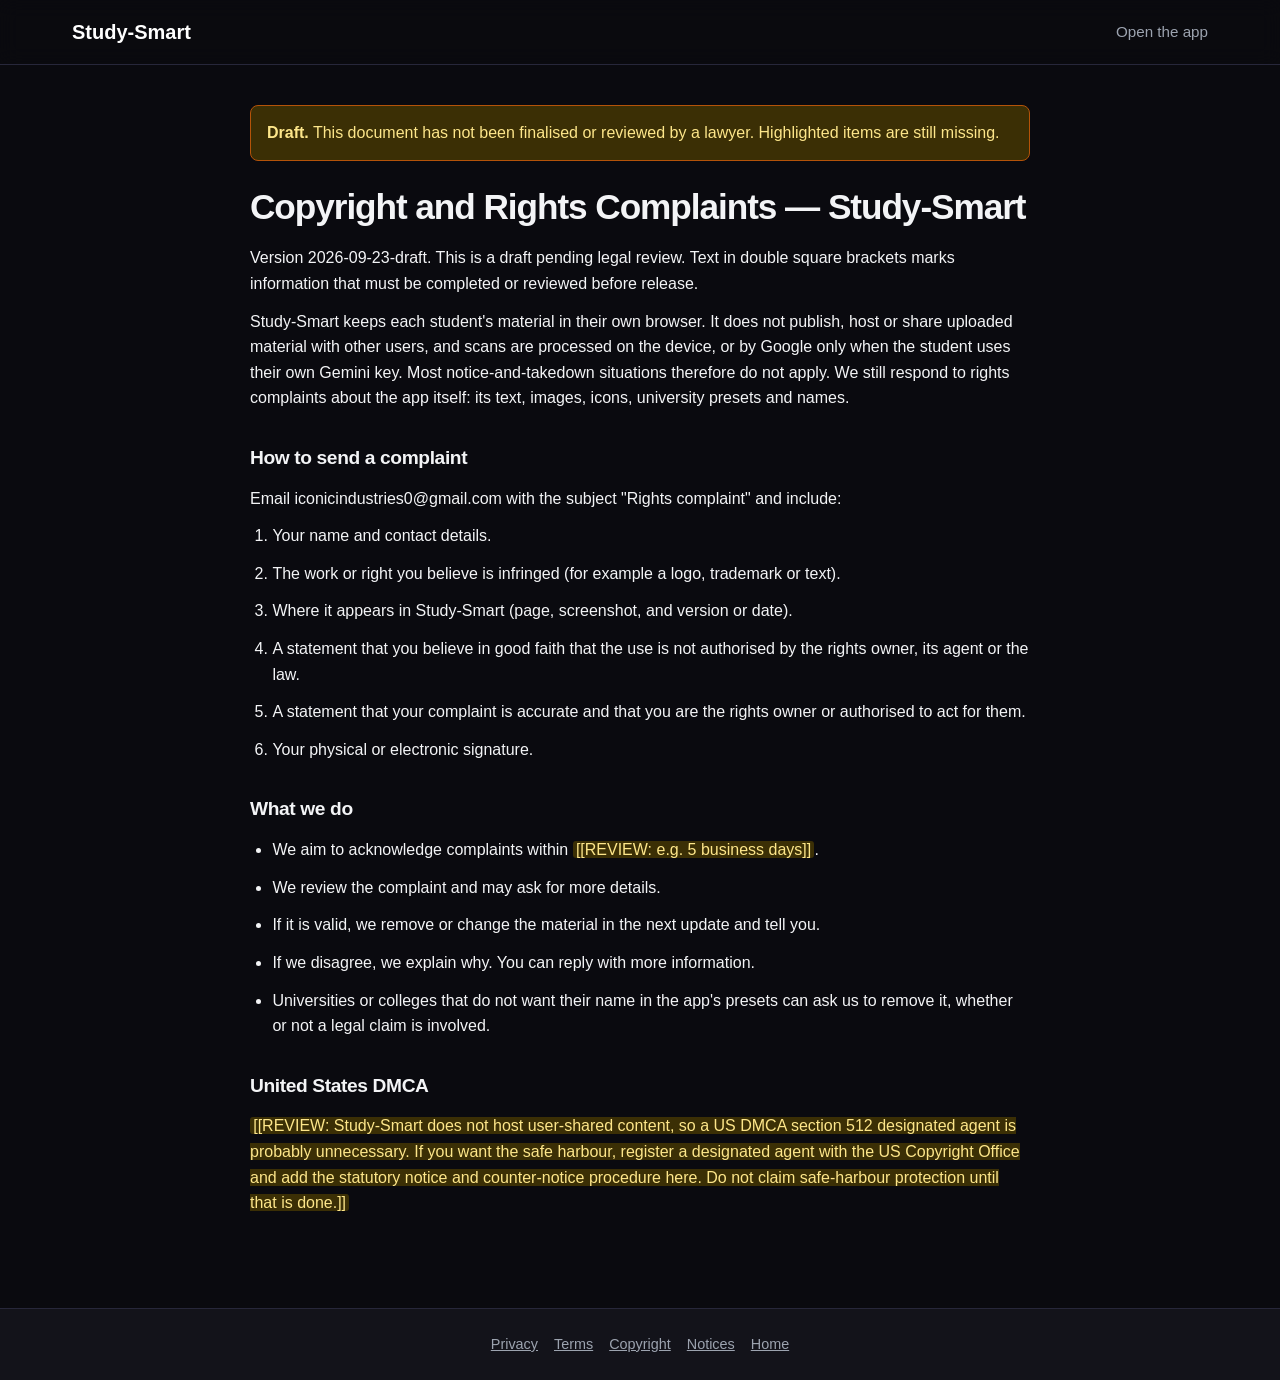
<file: copyright.html>
<!DOCTYPE html>
<html lang="en">
<head>
  <meta charset="UTF-8">
  <meta name="viewport" content="width=device-width, initial-scale=1.0">
  <meta http-equiv="Content-Security-Policy" content="default-src 'self'; style-src 'self' 'unsafe-inline'; img-src 'self' data:; object-src 'none'; base-uri 'self'; form-action 'none'">
  <meta name="referrer" content="strict-origin-when-cross-origin">
  <title>Copyright and Rights Complaints — Study-Smart</title>
  <link rel="icon" href="icon.svg" type="image/svg+xml">
  <link rel="stylesheet" href="landing.css">
  <link rel="stylesheet" href="legal.css">
</head>
<body>
  <header><div class="nav-container"><a href="./" class="logo">Study-Smart</a><nav class="nav-links"><a href="app.html">Open the app</a></nav></div></header>
  <main class="legal-main">
<div class="legal-draft" role="note"><strong>Draft.</strong> This document has not been finalised or reviewed by a lawyer. Highlighted items are still missing.</div>
<h1>Copyright and Rights Complaints — Study-Smart</h1>
<p>Version 2026-09-23-draft. This is a draft pending legal review. Text in double square brackets marks information that must be completed or reviewed before release.</p>
<p>Study-Smart keeps each student's material in their own browser. It does not publish, host or share uploaded material with other users, and scans are processed on the device, or by Google only when the student uses their own Gemini key. Most notice-and-takedown situations therefore do not apply. We still respond to rights complaints about the app itself: its text, images, icons, university presets and names.</p>
<h2>How to send a complaint</h2>
<p>Email iconicindustries0@gmail.com with the subject "Rights complaint" and include:</p>
<ol><li>Your name and contact details.</li><li>The work or right you believe is infringed (for example a logo, trademark or text).</li><li>Where it appears in Study-Smart (page, screenshot, and version or date).</li><li>A statement that you believe in good faith that the use is not authorised by the rights owner, its agent or the law.</li><li>A statement that your complaint is accurate and that you are the rights owner or authorised to act for them.</li><li>Your physical or electronic signature.</li></ol>
<h2>What we do</h2>
<ul><li>We aim to acknowledge complaints within <mark class="legal-marker">[[REVIEW: e.g. 5 business days]]</mark>.</li><li>We review the complaint and may ask for more details.</li><li>If it is valid, we remove or change the material in the next update and tell you.</li><li>If we disagree, we explain why. You can reply with more information.</li><li>Universities or colleges that do not want their name in the app's presets can ask us to remove it, whether or not a legal claim is involved.</li></ul>
<h2>United States DMCA</h2>
<p><mark class="legal-marker">[[REVIEW: Study-Smart does not host user-shared content, so a US DMCA section 512 designated agent is probably unnecessary. If you want the safe harbour, register a designated agent with the US Copyright Office and add the statutory notice and counter-notice procedure here. Do not claim safe-harbour protection until that is done.]]</mark></p>
  </main>
  <footer class="legal-footer">
    <a href="privacy.html">Privacy</a><a href="terms.html">Terms</a><a href="copyright.html">Copyright</a><a href="notices.html">Notices</a><a href="./">Home</a>
  </footer>
</body>
</html>
</file>
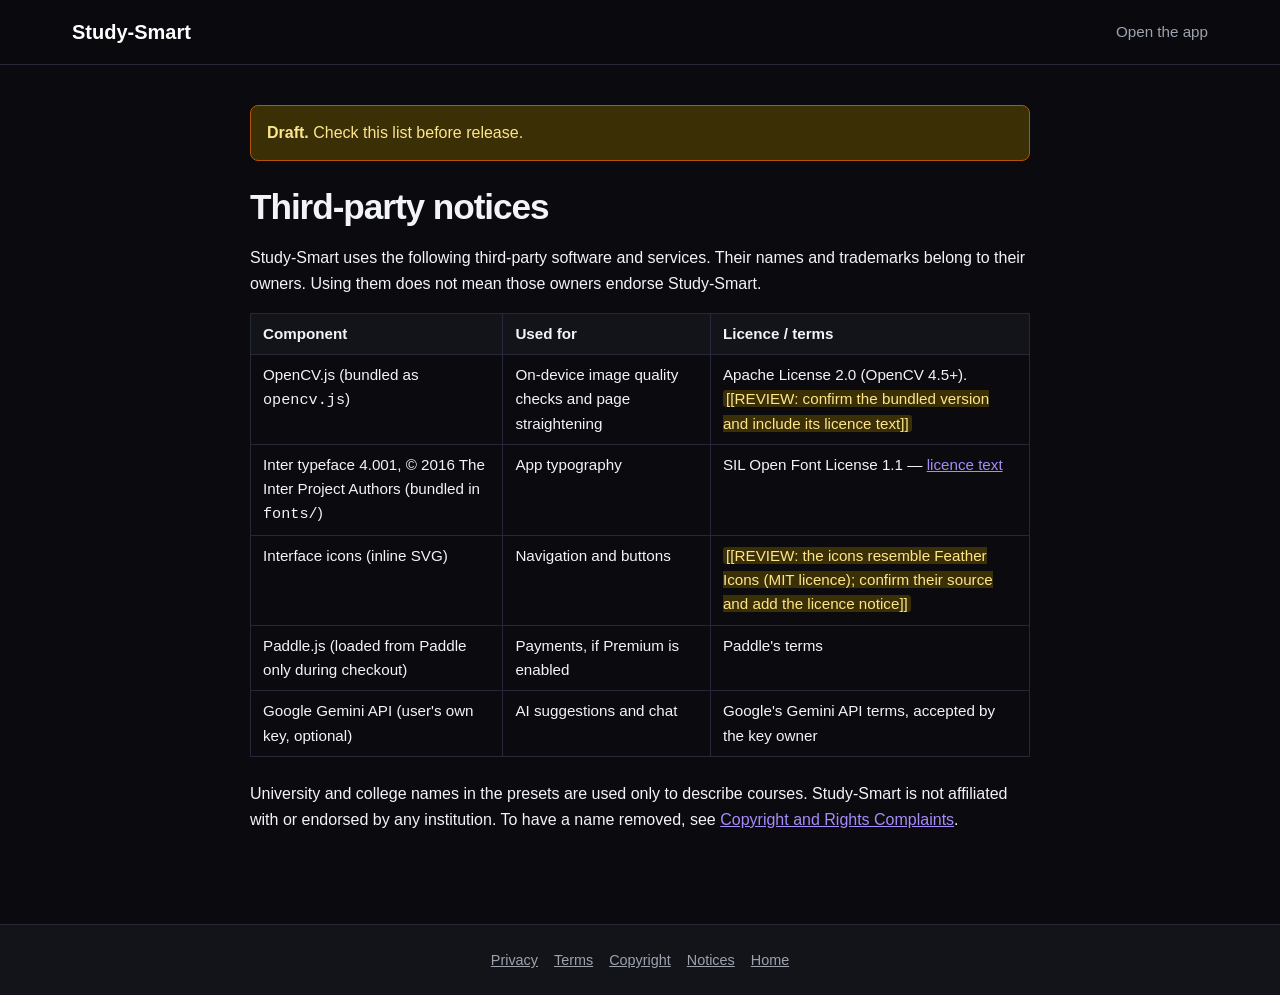
<file: notices.html>
<!DOCTYPE html>
<html lang="en">
<head>
  <meta charset="UTF-8">
  <meta name="viewport" content="width=device-width, initial-scale=1.0">
  <meta http-equiv="Content-Security-Policy" content="default-src 'self'; style-src 'self' 'unsafe-inline'; img-src 'self' data:; object-src 'none'; base-uri 'self'; form-action 'none'">
  <meta name="referrer" content="strict-origin-when-cross-origin">
  <title>Third-party notices — Study-Smart</title>
  <link rel="icon" href="icon.svg" type="image/svg+xml">
  <link rel="stylesheet" href="landing.css">
  <link rel="stylesheet" href="legal.css">
</head>
<body>
  <header><div class="nav-container"><a href="./" class="logo">Study-Smart</a><nav class="nav-links"><a href="app.html">Open the app</a></nav></div></header>
  <main class="legal-main">
    <div class="legal-draft" role="note"><strong>Draft.</strong> Check this list before release.</div>
    <h1>Third-party notices</h1>
    <p>Study-Smart uses the following third-party software and services. Their names and trademarks belong to their owners. Using them does not mean those owners endorse Study-Smart.</p>
    <table>
      <thead><tr><th>Component</th><th>Used for</th><th>Licence / terms</th></tr></thead>
      <tbody>
        <tr><td>OpenCV.js (bundled as <code>opencv.js</code>)</td><td>On-device image quality checks and page straightening</td><td>Apache License 2.0 (OpenCV 4.5+). <mark class="legal-marker">[[REVIEW: confirm the bundled version and include its licence text]]</mark></td></tr>
        <tr><td>Inter typeface 4.001, © 2016 The Inter Project Authors (bundled in <code>fonts/</code>)</td><td>App typography</td><td>SIL Open Font License 1.1 — <a href="fonts/OFL.txt">licence text</a></td></tr>
        <tr><td>Interface icons (inline SVG)</td><td>Navigation and buttons</td><td><mark class="legal-marker">[[REVIEW: the icons resemble Feather Icons (MIT licence); confirm their source and add the licence notice]]</mark></td></tr>
        <tr><td>Paddle.js (loaded from Paddle only during checkout)</td><td>Payments, if Premium is enabled</td><td>Paddle's terms</td></tr>
        <tr><td>Google Gemini API (user's own key, optional)</td><td>AI suggestions and chat</td><td>Google's Gemini API terms, accepted by the key owner</td></tr>
      </tbody>
    </table>
    <p>University and college names in the presets are used only to describe courses. Study-Smart is not affiliated with or endorsed by any institution. To have a name removed, see <a href="copyright.html">Copyright and Rights Complaints</a>.</p>
  </main>
  <footer class="legal-footer">
    <a href="privacy.html">Privacy</a><a href="terms.html">Terms</a><a href="copyright.html">Copyright</a><a href="notices.html">Notices</a><a href="./">Home</a>
  </footer>
</body>
</html>
</file>
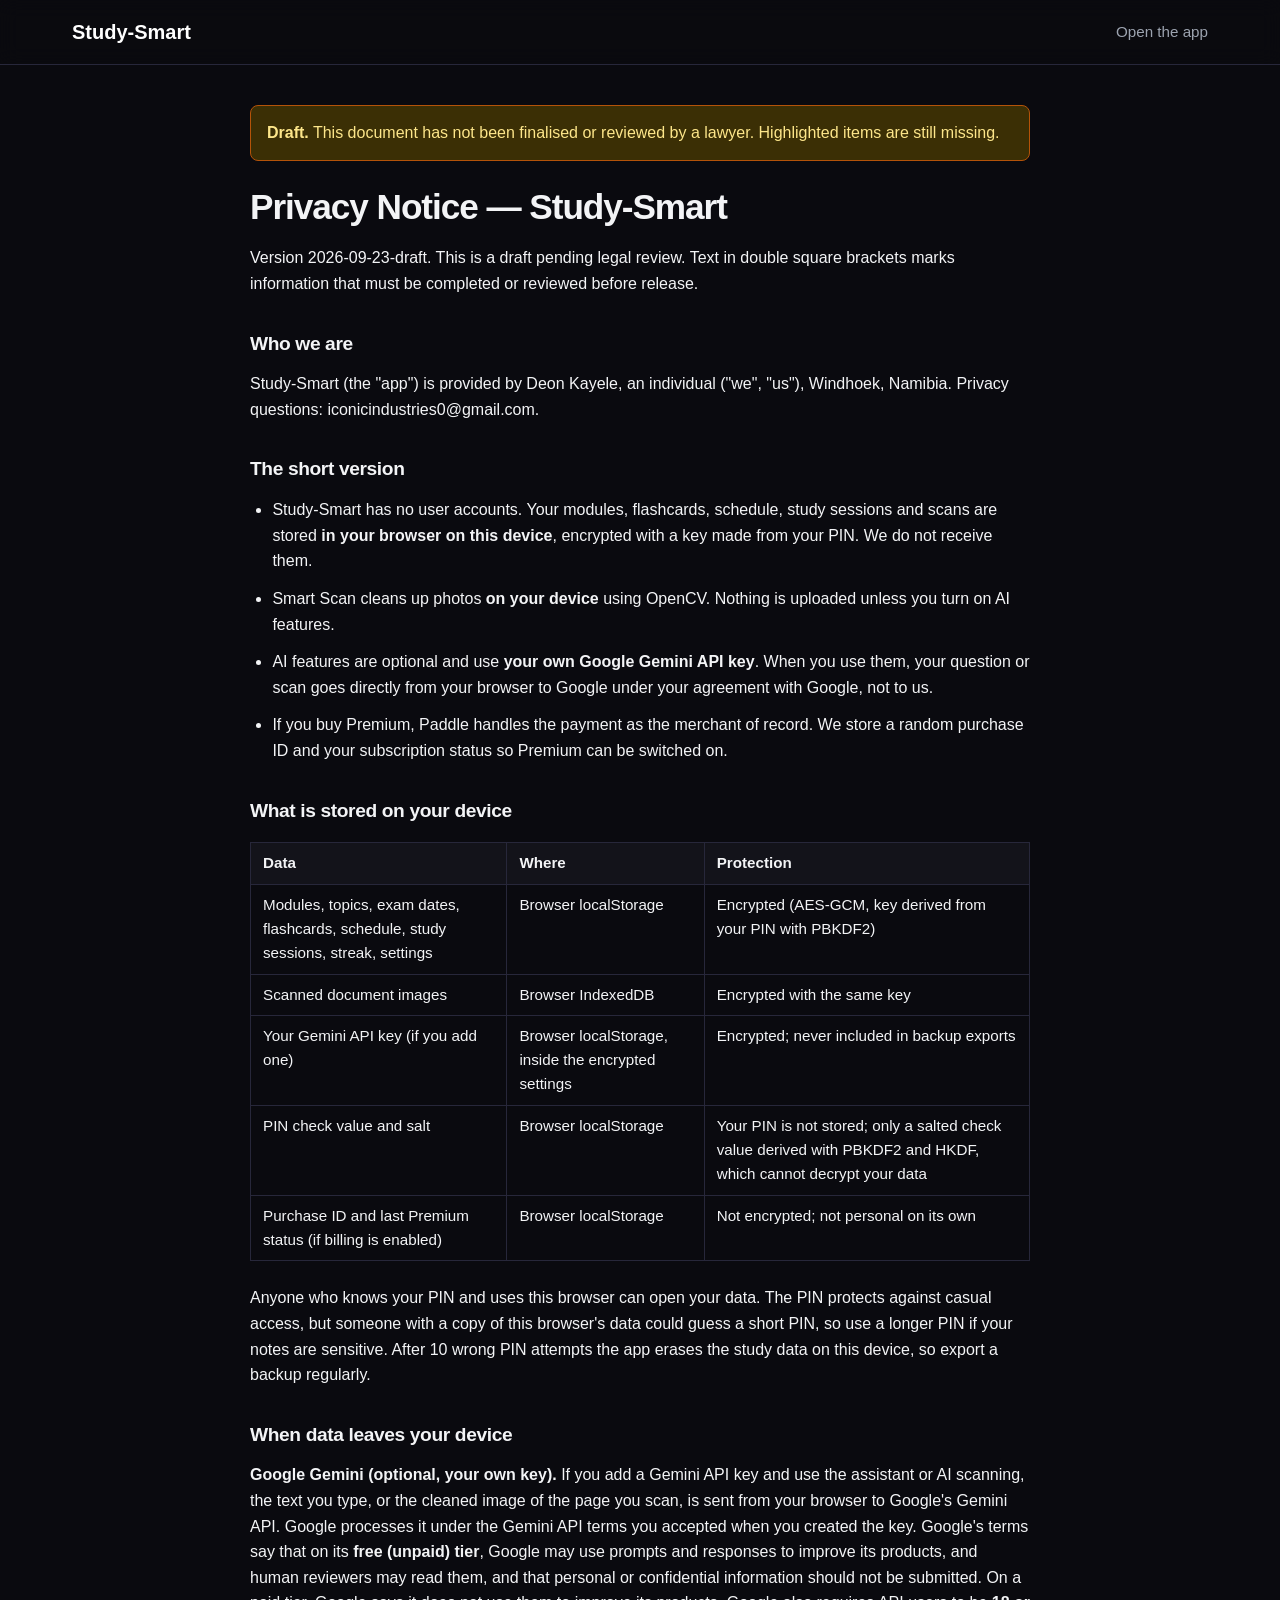
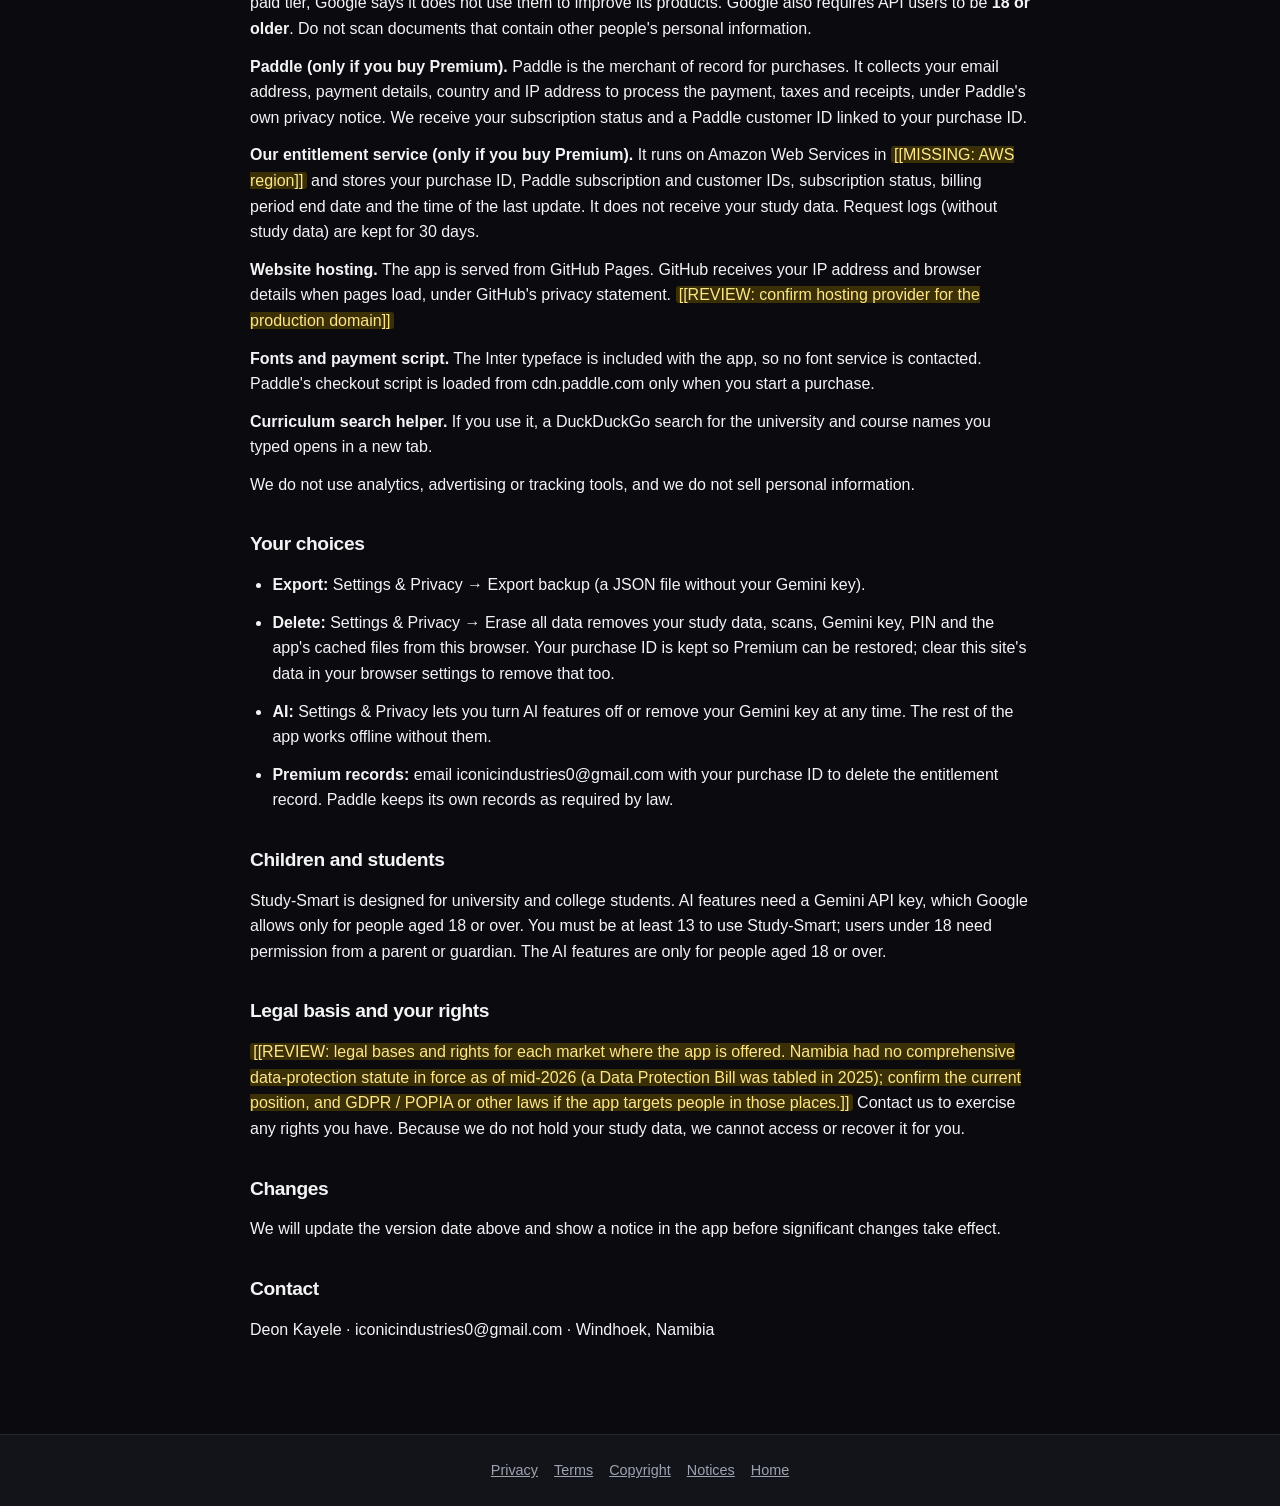
<file: privacy.html>
<!DOCTYPE html>
<html lang="en">
<head>
  <meta charset="UTF-8">
  <meta name="viewport" content="width=device-width, initial-scale=1.0">
  <meta http-equiv="Content-Security-Policy" content="default-src 'self'; style-src 'self' 'unsafe-inline'; img-src 'self' data:; object-src 'none'; base-uri 'self'; form-action 'none'">
  <meta name="referrer" content="strict-origin-when-cross-origin">
  <title>Privacy Notice — Study-Smart</title>
  <link rel="icon" href="icon.svg" type="image/svg+xml">
  <link rel="stylesheet" href="landing.css">
  <link rel="stylesheet" href="legal.css">
</head>
<body>
  <header><div class="nav-container"><a href="./" class="logo">Study-Smart</a><nav class="nav-links"><a href="app.html">Open the app</a></nav></div></header>
  <main class="legal-main">
<div class="legal-draft" role="note"><strong>Draft.</strong> This document has not been finalised or reviewed by a lawyer. Highlighted items are still missing.</div>
<h1>Privacy Notice — Study-Smart</h1>
<p>Version 2026-09-23-draft. This is a draft pending legal review. Text in double square brackets marks information that must be completed or reviewed before release.</p>
<h2>Who we are</h2>
<p>Study-Smart (the "app") is provided by Deon Kayele, an individual ("we", "us"), Windhoek, Namibia. Privacy questions: iconicindustries0@gmail.com.</p>
<h2>The short version</h2>
<ul><li>Study-Smart has no user accounts. Your modules, flashcards, schedule, study sessions and scans are stored <strong>in your browser on this device</strong>, encrypted with a key made from your PIN. We do not receive them.</li><li>Smart Scan cleans up photos <strong>on your device</strong> using OpenCV. Nothing is uploaded unless you turn on AI features.</li><li>AI features are optional and use <strong>your own Google Gemini API key</strong>. When you use them, your question or scan goes directly from your browser to Google under your agreement with Google, not to us.</li><li>If you buy Premium, Paddle handles the payment as the merchant of record. We store a random purchase ID and your subscription status so Premium can be switched on.</li></ul>
<h2>What is stored on your device</h2>
<table><thead><tr><th>Data</th><th>Where</th><th>Protection</th></tr></thead><tbody><tr><td>Modules, topics, exam dates, flashcards, schedule, study sessions, streak, settings</td><td>Browser localStorage</td><td>Encrypted (AES-GCM, key derived from your PIN with PBKDF2)</td></tr><tr><td>Scanned document images</td><td>Browser IndexedDB</td><td>Encrypted with the same key</td></tr><tr><td>Your Gemini API key (if you add one)</td><td>Browser localStorage, inside the encrypted settings</td><td>Encrypted; never included in backup exports</td></tr><tr><td>PIN check value and salt</td><td>Browser localStorage</td><td>Your PIN is not stored; only a salted check value derived with PBKDF2 and HKDF, which cannot decrypt your data</td></tr><tr><td>Purchase ID and last Premium status (if billing is enabled)</td><td>Browser localStorage</td><td>Not encrypted; not personal on its own</td></tr></tbody></table>
<p>Anyone who knows your PIN and uses this browser can open your data. The PIN protects against casual access, but someone with a copy of this browser's data could guess a short PIN, so use a longer PIN if your notes are sensitive. After 10 wrong PIN attempts the app erases the study data on this device, so export a backup regularly.</p>
<h2>When data leaves your device</h2>
<p><strong>Google Gemini (optional, your own key).</strong> If you add a Gemini API key and use the assistant or AI scanning, the text you type, or the cleaned image of the page you scan, is sent from your browser to Google's Gemini API. Google processes it under the Gemini API terms you accepted when you created the key. Google's terms say that on its <strong>free (unpaid) tier</strong>, Google may use prompts and responses to improve its products, and human reviewers may read them, and that personal or confidential information should not be submitted. On a paid tier, Google says it does not use them to improve its products. Google also requires API users to be <strong>18 or older</strong>. Do not scan documents that contain other people's personal information.</p>
<p><strong>Paddle (only if you buy Premium).</strong> Paddle is the merchant of record for purchases. It collects your email address, payment details, country and IP address to process the payment, taxes and receipts, under Paddle's own privacy notice. We receive your subscription status and a Paddle customer ID linked to your purchase ID.</p>
<p><strong>Our entitlement service (only if you buy Premium).</strong> It runs on Amazon Web Services in <mark class="legal-marker">[[MISSING: AWS region]]</mark> and stores your purchase ID, Paddle subscription and customer IDs, subscription status, billing period end date and the time of the last update. It does not receive your study data. Request logs (without study data) are kept for 30 days.</p>
<p><strong>Website hosting.</strong> The app is served from GitHub Pages. GitHub receives your IP address and browser details when pages load, under GitHub's privacy statement. <mark class="legal-marker">[[REVIEW: confirm hosting provider for the production domain]]</mark></p>
<p><strong>Fonts and payment script.</strong> The Inter typeface is included with the app, so no font service is contacted. Paddle's checkout script is loaded from cdn.paddle.com only when you start a purchase.</p>
<p><strong>Curriculum search helper.</strong> If you use it, a DuckDuckGo search for the university and course names you typed opens in a new tab.</p>
<p>We do not use analytics, advertising or tracking tools, and we do not sell personal information.</p>
<h2>Your choices</h2>
<ul><li><strong>Export:</strong> Settings &amp; Privacy → Export backup (a JSON file without your Gemini key).</li><li><strong>Delete:</strong> Settings &amp; Privacy → Erase all data removes your study data, scans, Gemini key, PIN and the app's cached files from this browser. Your purchase ID is kept so Premium can be restored; clear this site's data in your browser settings to remove that too.</li><li><strong>AI:</strong> Settings &amp; Privacy lets you turn AI features off or remove your Gemini key at any time. The rest of the app works offline without them.</li><li><strong>Premium records:</strong> email iconicindustries0@gmail.com with your purchase ID to delete the entitlement record. Paddle keeps its own records as required by law.</li></ul>
<h2>Children and students</h2>
<p>Study-Smart is designed for university and college students. AI features need a Gemini API key, which Google allows only for people aged 18 or over. You must be at least 13 to use Study-Smart; users under 18 need permission from a parent or guardian. The AI features are only for people aged 18 or over.</p>
<h2>Legal basis and your rights</h2>
<p><mark class="legal-marker">[[REVIEW: legal bases and rights for each market where the app is offered. Namibia had no comprehensive data-protection statute in force as of mid-2026 (a Data Protection Bill was tabled in 2025); confirm the current position, and GDPR / POPIA or other laws if the app targets people in those places.]]</mark> Contact us to exercise any rights you have. Because we do not hold your study data, we cannot access or recover it for you.</p>
<h2>Changes</h2>
<p>We will update the version date above and show a notice in the app before significant changes take effect.</p>
<h2>Contact</h2>
<p>Deon Kayele · iconicindustries0@gmail.com · Windhoek, Namibia</p>
  </main>
  <footer class="legal-footer">
    <a href="privacy.html">Privacy</a><a href="terms.html">Terms</a><a href="copyright.html">Copyright</a><a href="notices.html">Notices</a><a href="./">Home</a>
  </footer>
</body>
</html>
</file>
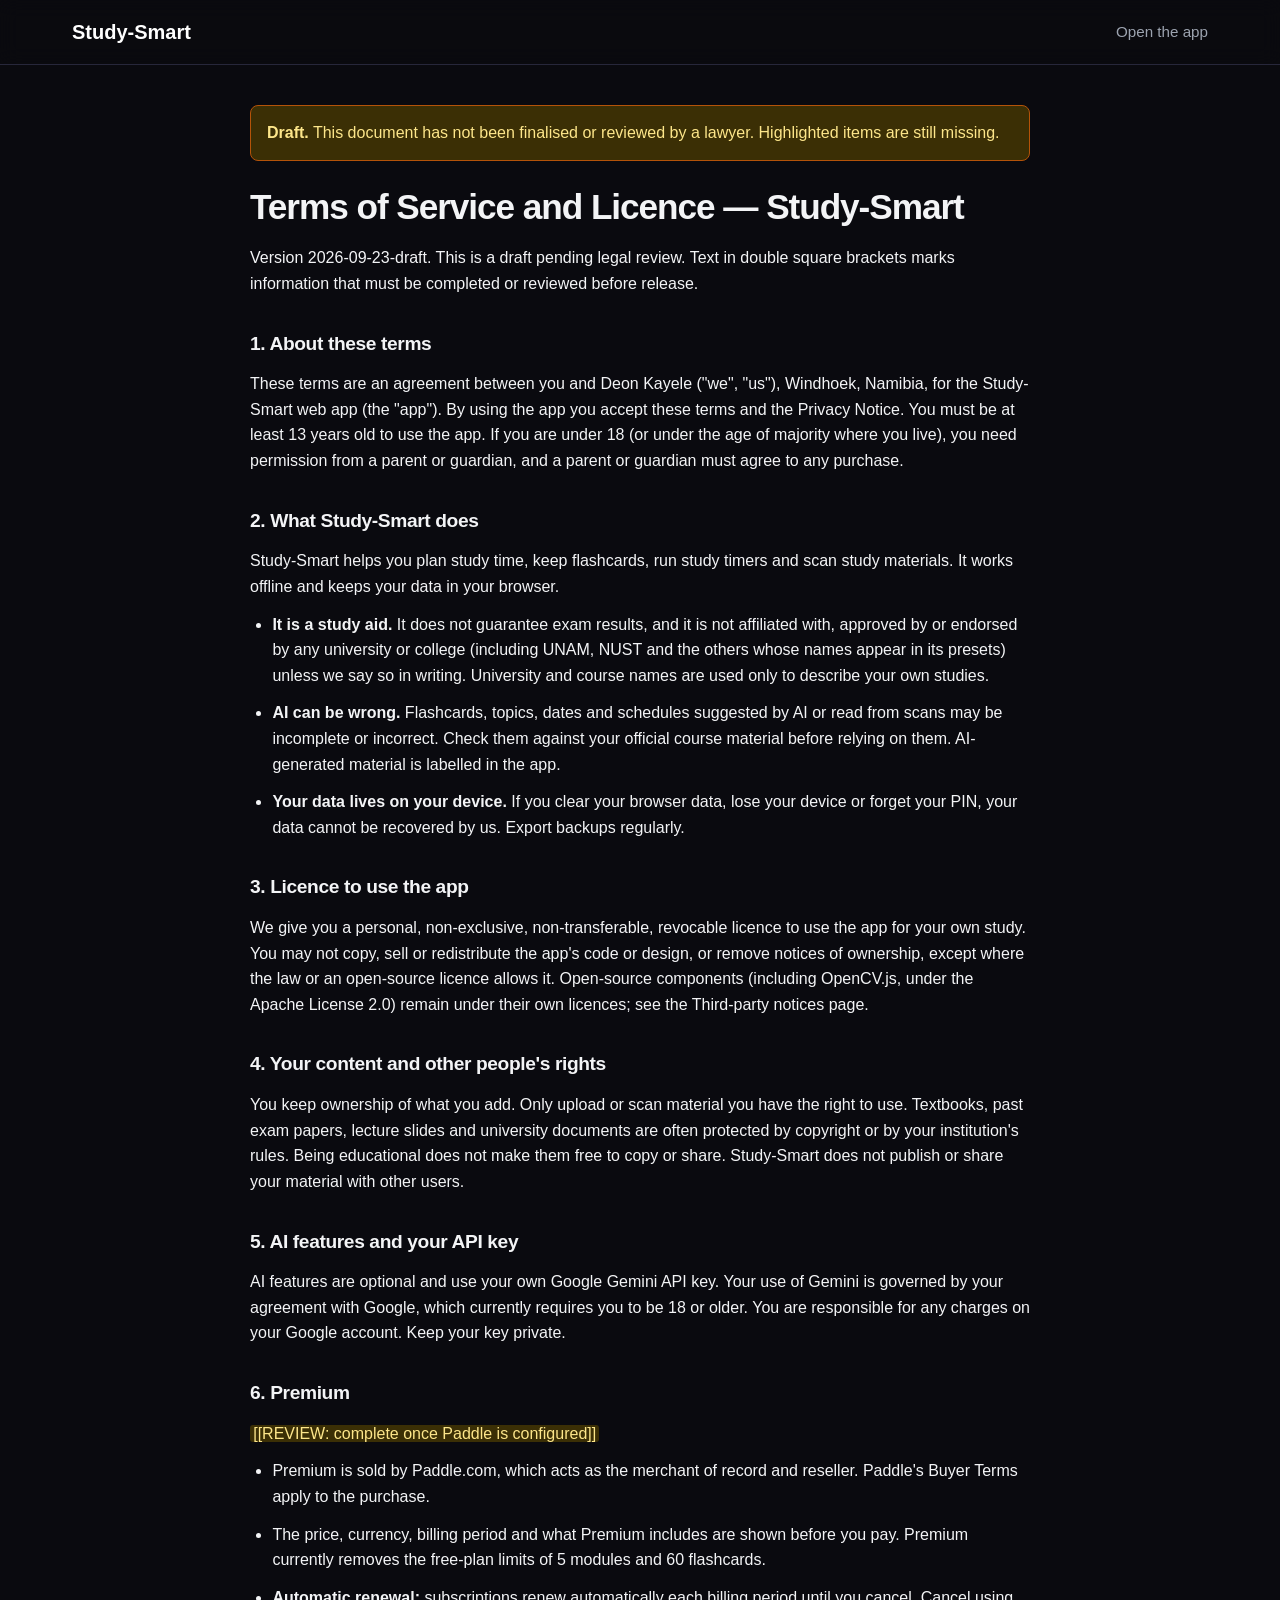
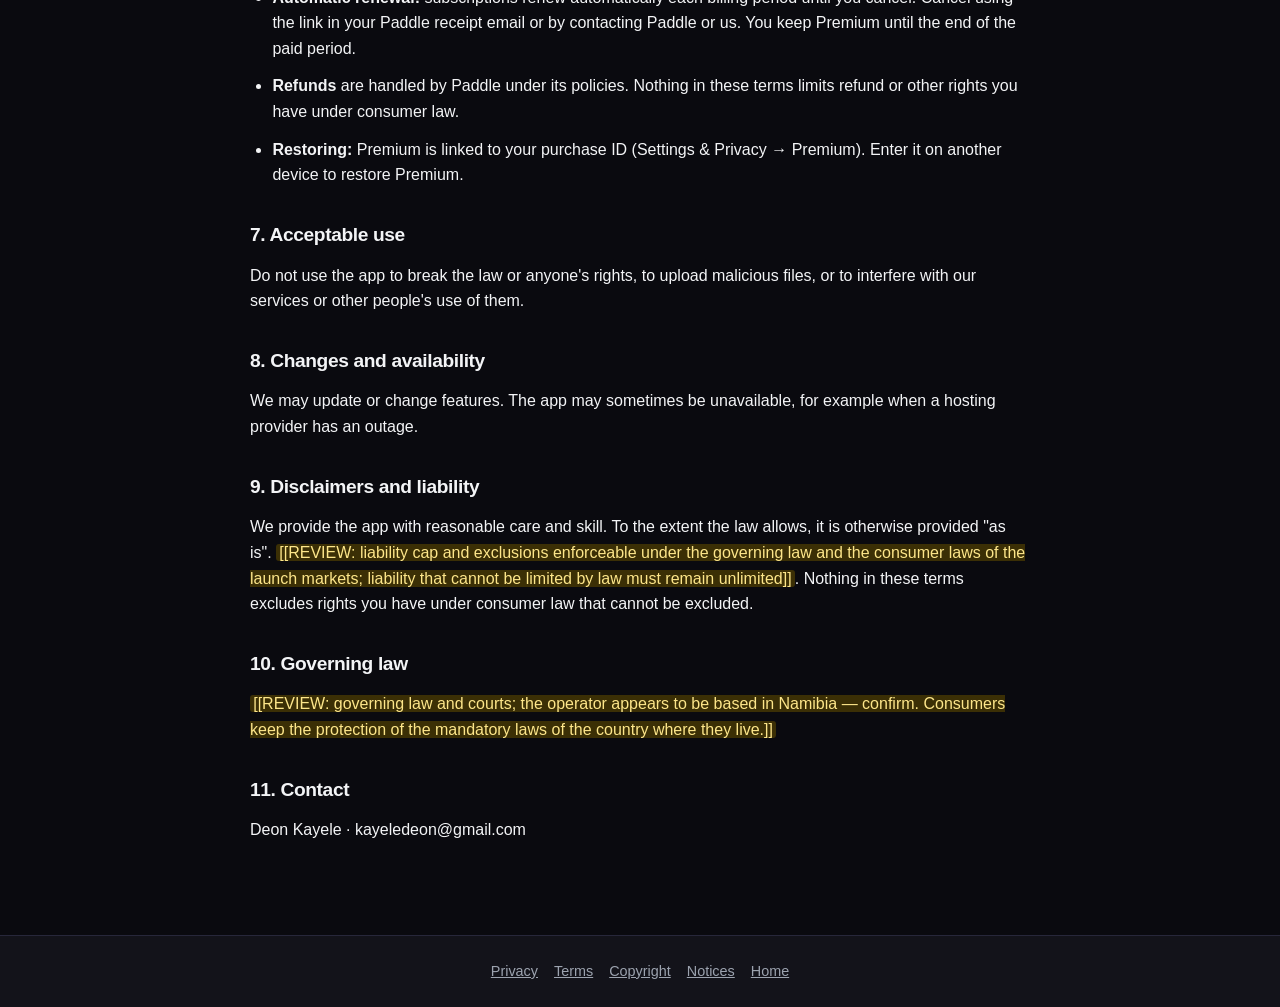
<file: terms.html>
<!DOCTYPE html>
<html lang="en">
<head>
  <meta charset="UTF-8">
  <meta name="viewport" content="width=device-width, initial-scale=1.0">
  <meta http-equiv="Content-Security-Policy" content="default-src 'self'; style-src 'self' 'unsafe-inline'; img-src 'self' data:; object-src 'none'; base-uri 'self'; form-action 'none'">
  <meta name="referrer" content="strict-origin-when-cross-origin">
  <title>Terms of Service and Licence — Study-Smart</title>
  <link rel="icon" href="icon.svg" type="image/svg+xml">
  <link rel="stylesheet" href="landing.css">
  <link rel="stylesheet" href="legal.css">
</head>
<body>
  <header><div class="nav-container"><a href="./" class="logo">Study-Smart</a><nav class="nav-links"><a href="app.html">Open the app</a></nav></div></header>
  <main class="legal-main">
<div class="legal-draft" role="note"><strong>Draft.</strong> This document has not been finalised or reviewed by a lawyer. Highlighted items are still missing.</div>
<h1>Terms of Service and Licence — Study-Smart</h1>
<p>Version 2026-09-23-draft. This is a draft pending legal review. Text in double square brackets marks information that must be completed or reviewed before release.</p>
<h2>1. About these terms</h2>
<p>These terms are an agreement between you and Deon Kayele ("we", "us"), Windhoek, Namibia, for the Study-Smart web app (the "app"). By using the app you accept these terms and the Privacy Notice. You must be at least 13 years old to use the app. If you are under 18 (or under the age of majority where you live), you need permission from a parent or guardian, and a parent or guardian must agree to any purchase.</p>
<h2>2. What Study-Smart does</h2>
<p>Study-Smart helps you plan study time, keep flashcards, run study timers and scan study materials. It works offline and keeps your data in your browser.</p>
<ul><li><strong>It is a study aid.</strong> It does not guarantee exam results, and it is not affiliated with, approved by or endorsed by any university or college (including UNAM, NUST and the others whose names appear in its presets) unless we say so in writing. University and course names are used only to describe your own studies.</li><li><strong>AI can be wrong.</strong> Flashcards, topics, dates and schedules suggested by AI or read from scans may be incomplete or incorrect. Check them against your official course material before relying on them. AI-generated material is labelled in the app.</li><li><strong>Your data lives on your device.</strong> If you clear your browser data, lose your device or forget your PIN, your data cannot be recovered by us. Export backups regularly.</li></ul>
<h2>3. Licence to use the app</h2>
<p>We give you a personal, non-exclusive, non-transferable, revocable licence to use the app for your own study. You may not copy, sell or redistribute the app's code or design, or remove notices of ownership, except where the law or an open-source licence allows it. Open-source components (including OpenCV.js, under the Apache License 2.0) remain under their own licences; see the Third-party notices page.</p>
<h2>4. Your content and other people's rights</h2>
<p>You keep ownership of what you add. Only upload or scan material you have the right to use. Textbooks, past exam papers, lecture slides and university documents are often protected by copyright or by your institution's rules. Being educational does not make them free to copy or share. Study-Smart does not publish or share your material with other users.</p>
<h2>5. AI features and your API key</h2>
<p>AI features are optional and use your own Google Gemini API key. Your use of Gemini is governed by your agreement with Google, which currently requires you to be 18 or older. You are responsible for any charges on your Google account. Keep your key private.</p>
<h2>6. Premium</h2>
<p><mark class="legal-marker">[[REVIEW: complete once Paddle is configured]]</mark></p>
<ul><li>Premium is sold by Paddle.com, which acts as the merchant of record and reseller. Paddle's Buyer Terms apply to the purchase.</li><li>The price, currency, billing period and what Premium includes are shown before you pay. Premium currently removes the free-plan limits of 5 modules and 60 flashcards.</li><li><strong>Automatic renewal:</strong> subscriptions renew automatically each billing period until you cancel. Cancel using the link in your Paddle receipt email or by contacting Paddle or us. You keep Premium until the end of the paid period.</li><li><strong>Refunds</strong> are handled by Paddle under its policies. Nothing in these terms limits refund or other rights you have under consumer law.</li><li><strong>Restoring:</strong> Premium is linked to your purchase ID (Settings &amp; Privacy → Premium). Enter it on another device to restore Premium.</li></ul>
<h2>7. Acceptable use</h2>
<p>Do not use the app to break the law or anyone's rights, to upload malicious files, or to interfere with our services or other people's use of them.</p>
<h2>8. Changes and availability</h2>
<p>We may update or change features. The app may sometimes be unavailable, for example when a hosting provider has an outage.</p>
<h2>9. Disclaimers and liability</h2>
<p>We provide the app with reasonable care and skill. To the extent the law allows, it is otherwise provided "as is". <mark class="legal-marker">[[REVIEW: liability cap and exclusions enforceable under the governing law and the consumer laws of the launch markets; liability that cannot be limited by law must remain unlimited]]</mark>. Nothing in these terms excludes rights you have under consumer law that cannot be excluded.</p>
<h2>10. Governing law</h2>
<p><mark class="legal-marker">[[REVIEW: governing law and courts; the operator appears to be based in Namibia — confirm. Consumers keep the protection of the mandatory laws of the country where they live.]]</mark></p>
<h2>11. Contact</h2>
<p>Deon Kayele · kayeledeon@gmail.com</p>
  </main>
  <footer class="legal-footer">
    <a href="privacy.html">Privacy</a><a href="terms.html">Terms</a><a href="copyright.html">Copyright</a><a href="notices.html">Notices</a><a href="./">Home</a>
  </footer>
</body>
</html>
</file>
<file: landing.css>
/* Study-Smart Vision - Landing Page Styles */
:root {
  --color-bg: #0a0a0f;
  --color-surface: #13131a;
  --color-surface-hover: #1c1c26;
  --color-primary: #8b5cf6;
  --color-primary-hover: #7c3aed;
  --color-text: #f3f4f6;
  --color-text-muted: #9ca3af;
  --color-border: #27273a;
  --color-success: #10b981;
}

* { margin: 0; padding: 0; box-sizing: border-box; }
body {
  font-family: -apple-system, BlinkMacSystemFont, "Segoe UI", Roboto, Helvetica, Arial, sans-serif;
  background-color: var(--color-bg);
  color: var(--color-text);
  line-height: 1.6;
  overflow-x: hidden;
}

/* Navigation */
header {
  position: sticky;
  top: 0;
  z-index: 100;
  background: rgba(10, 10, 15, 0.9);
  backdrop-filter: blur(10px);
  border-bottom: 1px solid var(--color-border);
}
.nav-container {
  max-width: 1200px;
  margin: 0 auto;
  padding: 1rem 2rem;
  display: flex;
  justify-content: space-between;
  align-items: center;
}
.logo { font-size: 1.25rem; font-weight: 700; color: #fff; text-decoration: none; }
.nav-links { display: flex; gap: 2rem; align-items: center; }
.nav-links a { color: var(--color-text-muted); text-decoration: none; font-size: 0.95rem; transition: color 0.2s; }
.nav-links a:hover { color: #fff; }

/* Buttons */
.btn {
  display: inline-flex;
  align-items: center;
  justify-content: center;
  padding: 0.75rem 1.5rem;
  font-weight: 600;
  font-size: 1rem;
  border-radius: 6px;
  text-decoration: none;
  transition: all 0.2s;
  cursor: pointer;
  border: none;
}
.btn-primary { background: var(--color-primary); color: #fff; }
.btn-primary:hover { background: var(--color-primary-hover); transform: translateY(-1px); }
.btn-secondary { background: var(--color-surface); color: var(--color-text); border: 1px solid var(--color-border); }
.btn-secondary:hover { background: var(--color-surface-hover); }

/* Layout */
.container { max-width: 1200px; margin: 0 auto; padding: 4rem 2rem; }
.section { padding: 6rem 0; border-bottom: 1px solid var(--color-border); }
.section:last-child { border-bottom: none; }

/* Typography */
h1 { font-size: 3.5rem; font-weight: 800; line-height: 1.1; margin-bottom: 1.5rem; letter-spacing: -0.03em; }
h2 { font-size: 2.5rem; font-weight: 700; margin-bottom: 1rem; letter-spacing: -0.02em; }
h3 { font-size: 1.5rem; font-weight: 600; margin-bottom: 0.75rem; }
.subtitle { font-size: 1.25rem; color: var(--color-text-muted); margin-bottom: 2rem; max-width: 600px; }
.tagline { color: var(--color-primary); font-weight: 600; text-transform: uppercase; letter-spacing: 0.05em; font-size: 0.875rem; margin-bottom: 1rem; display: block; }

/* Hero */
.hero { text-align: center; display: flex; flex-direction: column; align-items: center; padding: 8rem 2rem 6rem; }
.hero h1 span { display: block; color: var(--color-text-muted); }
.hero h1 span:last-child { color: #fff; }
.hero-actions { display: flex; gap: 1rem; justify-content: center; margin-bottom: 4rem; flex-wrap: wrap; }

/* Grid Layouts */
.grid-2 { display: grid; grid-template-columns: 1fr 1fr; gap: 4rem; align-items: center; }
.grid-3 { display: grid; grid-template-columns: repeat(3, 1fr); gap: 2rem; }

/* Cards */
.feature-card {
  background: var(--color-surface);
  border: 1px solid var(--color-border);
  border-radius: 8px;
  padding: 2rem;
  transition: transform 0.2s;
}
.feature-card:hover { transform: translateY(-2px); }

/* App UI Mockups */
.mockup {
  background: var(--color-surface);
  border: 1px solid var(--color-border);
  border-radius: 12px;
  padding: 2rem;
  box-shadow: 0 20px 40px rgba(0,0,0,0.4);
  position: relative;
  overflow: hidden;
}
.mockup-header { border-bottom: 1px solid var(--color-border); padding-bottom: 1rem; margin-bottom: 1.5rem; font-weight: 600; }
.mockup-body { font-family: monospace; color: var(--color-text-muted); }

/* Universities List */
.uni-list { column-count: 2; column-gap: 2rem; list-style: none; color: var(--color-text-muted); margin-top: 2rem; }
.uni-list li { margin-bottom: 0.5rem; }
.uni-list strong { color: var(--color-text); display: block; margin-top: 1rem; margin-bottom: 0.5rem; }

/* Footer */
footer { background: var(--color-surface); padding: 4rem 2rem; border-top: 1px solid var(--color-border); text-align: center; }
.footer-content { max-width: 1200px; margin: 0 auto; display: flex; justify-content: space-between; align-items: center; flex-wrap: wrap; gap: 2rem; }
.footer-links a { color: var(--color-text-muted); text-decoration: none; margin-left: 1.5rem; }
.footer-links a:hover { color: #fff; }

/* Install Banner */
#install-banner {
  display: none;
  background: var(--color-surface);
  border: 1px solid var(--color-primary);
  padding: 1rem 2rem;
  border-radius: 8px;
  margin-top: 2rem;
  text-align: left;
}

/* Responsive */
@media (max-width: 768px) {
  .nav-links { display: none; /* simple mobile */ }
  h1 { font-size: 2.5rem; }
  h2 { font-size: 2rem; }
  .grid-2, .grid-3 { grid-template-columns: 1fr; gap: 2rem; }
  .uni-list { column-count: 1; }
  .footer-content { flex-direction: column; text-align: center; }
  .footer-links a { margin: 0 0.75rem; }
}
</file>
<file: style.css>
/* ==========================================
   DESIGN SYSTEM — StudySmart
   Clean, professional, human-designed.
   No glassmorphism. No glows. No gradients.
========================================== */
:root {
  /* Color palette */
  --color-bg:          #f8fafc;
  --color-surface:     #ffffff;
  --color-border:      #e2e8f0;
  --color-border-focus: #94a3b8;

  /* Brand */
  --color-primary:     #2563eb;
  --color-primary-bg:  #eff6ff;

  /* Semantic */
  --color-success:     #059669;
  --color-success-bg:  #ecfdf5;
  --color-warning:     #d97706;
  --color-warning-bg:  #fffbeb;
  --color-danger:      #dc2626;
  --color-danger-bg:   #fef2f2;
  --color-info:        #0ea5e9;
  --color-info-bg:     #f0f9ff;

  /* Text */
  --color-text:        #0f172a;
  --color-text-muted:  #64748b;
  --color-text-subtle: #94a3b8;

  /* Aliases for backward compat with JS-set classes */
  --bg-dark:           var(--color-bg);
  --bg-card:           var(--color-surface);
  --bg-card-hover:     var(--color-surface);
  --border-glass:      var(--color-border);
  --border-glass-focus: var(--color-border-focus);
  --accent-purple:     var(--color-primary);
  --accent-purple-glow: var(--color-primary-bg);
  --accent-blue:       var(--color-info);
  --accent-blue-glow:  var(--color-info-bg);
  --accent-green:      var(--color-success);
  --accent-green-glow: var(--color-success-bg);
  --accent-warn:       var(--color-warning);
  --accent-warn-glow:  var(--color-warning-bg);
  --accent-danger:     var(--color-danger);
  --text-primary:      var(--color-text);
  --text-secondary:    var(--color-text-muted);
  --text-muted:        var(--color-text-muted);

  /* Layout */
  --sidebar-width:     232px;
  --header-height:     60px;
  --border-radius:     8px;
  --transition-smooth: all 0.15s ease;
  --font-main:         'Inter', -apple-system, BlinkMacSystemFont, "Segoe UI", Roboto, sans-serif;
}

/* ==========================================
   RESET
========================================== */
*, *::before, *::after {
  box-sizing: border-box;
  margin: 0;
  padding: 0;
  -webkit-font-smoothing: antialiased;
}

html { font-size: 15px; }

body {
  font-family: var(--font-main);
  background-color: var(--color-bg);
  color: var(--color-text);
  min-height: 100vh;
  overflow-x: hidden;
  line-height: 1.5;
}

/* No glow background */
.glow-bg { display: none !important; }

::-webkit-scrollbar { width: 5px; height: 5px; }
::-webkit-scrollbar-track { background: transparent; }
::-webkit-scrollbar-thumb { background: var(--color-border); border-radius: 99px; }
::-webkit-scrollbar-thumb:hover { background: var(--color-border-focus); }

/* ==========================================
   LAYOUT
========================================== */
.app-container {
  display: flex;
  min-height: 100vh;
}

/* ── Sidebar ── */
.sidebar {
  width: var(--sidebar-width);
  background-color: var(--color-surface);
  border-right: 1px solid var(--color-border);
  display: flex;
  flex-direction: column;
  position: fixed;
  top: 0;
  left: 0;
  height: 100vh;
  z-index: 100;
  transition: var(--transition-smooth);
}

.logo-area {
  padding: 20px 16px 16px;
  display: flex;
  align-items: center;
  gap: 10px;
  border-bottom: 1px solid var(--color-border);
}

/* Replace gradient logo icon with flat color */
.logo-icon-container {
  width: 32px;
  height: 32px;
  border-radius: 8px;
  background: var(--color-primary);
  display: flex;
  align-items: center;
  justify-content: center;
  padding: 6px;
  flex-shrink: 0;
}

.logo-img {
  width: 100%;
  height: 100%;
  filter: brightness(0) invert(1);
}

.logo-text {
  display: flex;
  flex-direction: column;
}

.brand-name {
  font-size: 0.95rem;
  font-weight: 700;
  letter-spacing: -0.2px;
  color: var(--color-text);
}

.accent-text {
  color: var(--color-primary);
}

.brand-tagline {
  font-size: 0.65rem;
  color: var(--color-text-muted);
  text-transform: uppercase;
  letter-spacing: 0.8px;
  margin-top: 1px;
}

/* Navigation */
.nav-links {
  padding: 12px 8px;
  display: flex;
  flex-direction: column;
  gap: 2px;
  flex-grow: 1;
  overflow-y: auto;
}

.nav-item {
  display: flex;
  align-items: center;
  gap: 10px;
  padding: 8px 10px;
  color: var(--color-text-muted);
  text-decoration: none;
  border-radius: 6px;
  font-weight: 500;
  font-size: 0.875rem;
  transition: var(--transition-smooth);
}

.nav-item:hover {
  background: var(--color-bg);
  color: var(--color-text);
}

.nav-item.active {
  background: var(--color-primary-bg);
  color: var(--color-primary);
}

.nav-item.active .nav-icon {
  stroke: var(--color-primary);
}

.nav-icon {
  transition: var(--transition-smooth);
  flex-shrink: 0;
  opacity: 0.7;
}

.nav-item.active .nav-icon,
.nav-item:hover .nav-icon { opacity: 1; }

.sidebar-footer {
  padding: 12px 8px 16px;
  border-top: 1px solid var(--color-border);
  display: flex;
  flex-direction: column;
  gap: 8px;
}

/* ── Main content ── */
.main-content {
  flex-grow: 1;
  margin-left: var(--sidebar-width);
  min-height: 100vh;
  display: flex;
  flex-direction: column;
  width: calc(100% - var(--sidebar-width));
}

/* ── Top header ── */
.top-header {
  height: var(--header-height);
  padding: 0 28px;
  display: flex;
  justify-content: space-between;
  align-items: center;
  border-bottom: 1px solid var(--color-border);
  background: var(--color-surface);
  position: sticky;
  top: 0;
  z-index: 50;
}

.welcome-title {
  font-size: 1rem;
  font-weight: 600;
  letter-spacing: -0.2px;
  color: var(--color-text);
}

/* No gradient clipping on student name */
.student-name {
  color: var(--color-primary);
}

.current-date-display {
  font-size: 0.75rem;
  color: var(--color-text-muted);
  margin-top: 1px;
}

.header-actions {
  display: flex;
  align-items: center;
  gap: 12px;
}

/* Streak badge — flat, no pill */
.streak-badge {
  background: var(--color-warning-bg);
  border: 1px solid #fde68a;
  color: var(--color-warning);
  padding: 4px 10px;
  border-radius: 6px;
  font-size: 0.8rem;
  font-weight: 600;
  display: flex;
  align-items: center;
  gap: 5px;
}

.streak-icon { font-size: 0.9rem; }

.database-controls {
  display: flex;
  gap: 4px;
}

.mobile-menu-toggle {
  display: none;
  background: none;
  border: none;
  color: var(--color-text);
  cursor: pointer;
  padding: 4px;
}

/* ==========================================
   CARDS — Flat, intentional
========================================== */
.glass-card {
  background: var(--color-surface);
  border: 1px solid var(--color-border);
  border-radius: var(--border-radius);
  padding: 20px;
  transition: border-color 0.15s ease;
  position: relative;
}

.glass-card:hover {
  border-color: var(--color-border-focus);
}

/* Top-border accent cards — using left border instead of top for hierarchy */
.glow-card-purple { border-left: 3px solid var(--color-primary); }
.glow-card-blue   { border-left: 3px solid var(--color-info); }
.glow-card-green  { border-left: 3px solid var(--color-success); }

/* Remove glow border variant */
.border-glow-purple { border-color: var(--color-border-focus); }

.bg-overlay  { background: var(--color-bg) !important; }
.border-none { border: none !important; }
.shadow-none { box-shadow: none !important; }

/* ==========================================
   TAB SYSTEM
========================================== */
.tab-viewport {
  padding: 28px 32px;
  flex-grow: 1;
  overflow-y: auto;
}

.tab-pane {
  display: none;
  animation: tabFadeIn 0.2s ease forwards;
}

.tab-pane.active { display: block; }

@keyframes tabFadeIn {
  from { opacity: 0; transform: translateY(6px); }
  to   { opacity: 1; transform: translateY(0); }
}

/* ==========================================
   GRID & UTILITIES
========================================== */
.grid-layout  { display: grid; gap: 20px; }

.cols-1       { grid-template-columns: 1fr; }
.cols-2       { grid-template-columns: repeat(2, 1fr); }
.cols-3       { grid-template-columns: repeat(3, 1fr); }
.cols-2-1     { grid-template-columns: 2fr 1fr; }
.cols-1-2     { grid-template-columns: 1fr 2fr; }
.cols-span-3  { grid-column: span 3; }

.mt-3  { margin-top: 12px; }
.mt-4  { margin-top: 16px; }
.mt-6  { margin-top: 24px; }
.mt-8  { margin-top: 32px; }
.mb-2  { margin-bottom: 8px; }
.mb-4  { margin-bottom: 16px; }
.mb-6  { margin-bottom: 24px; }
.mr-1  { margin-right: 4px; }
.mr-2  { margin-right: 8px; }

.pt-4        { padding-top: 16px; }
.border-top  { border-top: 1px solid var(--color-border); }
.border-bottom { border-bottom: 1px solid var(--color-border); }

.w-full       { width: 100%; }
.max-width-md { max-width: 680px; }
.max-width-lg { max-width: 960px; }
.max-width-sm { max-width: 400px; }
.mx-auto      { margin-left: auto; margin-right: auto; }

.flex-column    { display: flex; flex-direction: column; }
.justify-between{ justify-content: space-between; }
.justify-center { justify-content: center; }
.align-center   { align-items: center; }
.align-start    { align-items: flex-start; }
.flex-1         { flex: 1; }
.gap-2          { gap: 8px; }
.gap-4          { gap: 16px; }

.text-center   { text-align: center; }
.text-left     { text-align: left; }
.text-xs       { font-size: 0.75rem; }
.text-sm       { font-size: 0.875rem; }
.text-lg       { font-size: 1.1rem; }
.text-2xl      { font-size: 1.4rem; }
.font-semibold { font-weight: 600; }
.font-bold     { font-weight: 700; }
.uppercase     { text-transform: uppercase; }

.purple-text { color: var(--color-primary); }
.blue-text   { color: var(--color-info); }
.green-text  { color: var(--color-success); }
.warn-text   { color: var(--color-warning); }
.text-muted  { color: var(--color-text-muted); }

.purple-bg { background-color: var(--color-primary); }
.blue-bg   { background-color: var(--color-info); }
.green-bg  { background-color: var(--color-success); }

.min-height-card { min-height: 400px; }

.overflow-y-auto { overflow-y: auto; }
.h-full { height: 100%; }

/* ==========================================
   BUTTONS
========================================== */
.btn {
  display: inline-flex;
  align-items: center;
  justify-content: center;
  padding: 7px 14px;
  border-radius: 6px;
  font-family: var(--font-main);
  font-size: 0.875rem;
  font-weight: 500;
  cursor: pointer;
  transition: var(--transition-smooth);
  border: 1px solid transparent;
  gap: 6px;
  outline: none;
  line-height: 1.4;
}

.btn-sm {
  padding: 5px 10px;
  font-size: 0.8rem;
}

/* Primary — dark fill */
.btn-primary {
  background: var(--color-text);
  color: #ffffff;
  border-color: var(--color-text);
}
.btn-primary:hover:not(:disabled) {
  background: #1e293b;
  border-color: #1e293b;
}
.btn-primary:disabled {
  background: var(--color-border);
  border-color: var(--color-border);
  color: var(--color-text-muted);
  cursor: not-allowed;
}

/* Secondary — bordered */
.btn-secondary {
  background: var(--color-surface);
  color: var(--color-text);
  border-color: var(--color-border);
}
.btn-secondary:hover {
  background: var(--color-bg);
  border-color: var(--color-border-focus);
}
.btn-secondary.active {
  background: var(--color-primary-bg);
  border-color: var(--color-primary);
  color: var(--color-primary);
}

/* Danger */
.btn-danger {
  background: var(--color-danger-bg);
  border: 1px solid #fca5a5;
  color: var(--color-danger);
}
.btn-danger:hover {
  background: #fee2e2;
}

/* Icon button */
.btn-icon {
  width: 34px;
  height: 34px;
  padding: 0;
  border-radius: 6px;
  background: var(--color-surface);
  border: 1px solid var(--color-border);
  color: var(--color-text-muted);
  display: flex;
  align-items: center;
  justify-content: center;
  cursor: pointer;
  transition: var(--transition-smooth);
}
.btn-icon:hover {
  background: var(--color-bg);
  color: var(--color-text);
  border-color: var(--color-border-focus);
}

.btn-icon-lg {
  width: 44px;
  height: 44px;
  border-radius: 50%;
  background: var(--color-surface);
  border: 1px solid var(--color-border);
  color: var(--color-text-muted);
  display: flex;
  align-items: center;
  justify-content: center;
  cursor: pointer;
  transition: var(--transition-smooth);
}
.btn-icon-lg:hover {
  background: var(--color-bg);
  color: var(--color-text);
}

/* Play button for timer */
.btn-play-large {
  width: 60px;
  height: 60px;
  border-radius: 50%;
  padding: 0;
  display: flex;
  align-items: center;
  justify-content: center;
}
.btn-play-large svg { margin-left: 3px; }

/* Link button */
.btn-link {
  background: none;
  border: none;
  color: var(--color-primary);
  cursor: pointer;
  font-weight: 500;
  text-decoration: none;
  font-family: var(--font-main);
  font-size: inherit;
  display: inline-flex;
  align-items: center;
  gap: 4px;
  transition: opacity 0.15s ease;
}
.btn-link:hover { opacity: 0.75; }

/* ==========================================
   FORMS
========================================== */
.form-group {
  display: flex;
  flex-direction: column;
  gap: 5px;
}

.form-group label {
  font-size: 0.8rem;
  font-weight: 600;
  color: var(--color-text);
  letter-spacing: 0;
}

.label-with-action {
  display: flex;
  justify-content: space-between;
  align-items: center;
}

.form-input,
.form-textarea,
.form-select {
  width: 100%;
  background: var(--color-surface);
  border: 1px solid var(--color-border);
  border-radius: 6px;
  color: var(--color-text);
  padding: 8px 12px;
  font-family: var(--font-main);
  font-size: 0.9rem;
  outline: none;
  transition: border-color 0.15s ease;
  appearance: none;
}

.form-input:focus,
.form-textarea:focus,
.form-select:focus {
  border-color: var(--color-primary);
}

.form-textarea { resize: vertical; }

.form-select option {
  background-color: var(--color-surface);
  color: var(--color-text);
}

/* Color picker */
.color-picker-palette {
  display: flex;
  gap: 10px;
  flex-wrap: wrap;
}

.color-swatch-label { cursor: pointer; }
.color-swatch-label input { display: none; }

.swatch {
  display: block;
  width: 28px;
  height: 28px;
  border-radius: 6px;
  border: 2px solid transparent;
  transition: var(--transition-smooth);
}
.color-swatch-label input:checked + .swatch {
  outline: 2px solid var(--color-text);
  outline-offset: 2px;
}

/* Alert boxes */
.alert-box {
  padding: 10px 14px;
  border-radius: 6px;
  font-size: 0.8rem;
  line-height: 1.5;
}
.alert-info {
  background: var(--color-info-bg);
  border: 1px solid #bae6fd;
  color: #0369a1;
}

/* Empty state */
.empty-state {
  padding: 40px 24px;
  text-align: center;
  color: var(--color-text-muted);
  border: 1px dashed var(--color-border);
  border-radius: var(--border-radius);
  display: flex;
  flex-direction: column;
  align-items: center;
  justify-content: center;
  gap: 10px;
}
.empty-state p {
  max-width: 320px;
  font-size: 0.875rem;
  line-height: 1.6;
}
.empty-state h3 {
  font-size: 1rem;
  font-weight: 600;
  color: var(--color-text);
}

/* ==========================================
   STAT CARDS
========================================== */
.stat-card {
  display: flex;
  flex-direction: column;
}

.stat-header {
  display: flex;
  justify-content: space-between;
  align-items: center;
  margin-bottom: 10px;
}

.stat-header h3 {
  font-size: 0.75rem;
  font-weight: 600;
  color: var(--color-text-muted);
  text-transform: uppercase;
  letter-spacing: 0.5px;
}

.stat-icon { font-size: 1rem; opacity: 0.6; }

.stat-value {
  font-size: 2rem;
  font-weight: 700;
  line-height: 1.1;
  letter-spacing: -0.5px;
  color: var(--color-text);
}

.stat-value.size-sm {
  font-size: 1.2rem;
  overflow: hidden;
  text-overflow: ellipsis;
  white-space: nowrap;
}

.stat-description {
  font-size: 0.75rem;
  color: var(--color-text-muted);
  margin-top: 4px;
  margin-bottom: 10px;
}

.progress-bar-container {
  width: 100%;
  height: 4px;
  background: var(--color-bg);
  border-radius: 99px;
  overflow: hidden;
}

.progress-bar-fill {
  height: 100%;
  width: 0;
  border-radius: 99px;
  transition: width 0.5s ease;
}

/* ==========================================
   SECTION HEADINGS
========================================== */
.header-action-row {
  display: flex;
  justify-content: space-between;
  align-items: center;
}

.section-title {
  font-size: 1.25rem;
  font-weight: 700;
  letter-spacing: -0.3px;
  color: var(--color-text);
}

.section-subtitle {
  font-size: 0.85rem;
  color: var(--color-text-muted);
  margin-top: 2px;
}

/* Card header */
.card-header {
  display: flex;
  justify-content: space-between;
  align-items: center;
  margin-bottom: 16px;
}

.card-title {
  font-size: 0.95rem;
  font-weight: 600;
  color: var(--color-text);
  letter-spacing: -0.1px;
}

.card-subtitle {
  font-size: 0.85rem;
  color: var(--color-text-muted);
  margin-top: 4px;
  line-height: 1.5;
}

/* ==========================================
   AGENDA LIST
========================================== */
.agenda-list {
  display: flex;
  flex-direction: column;
  gap: 8px;
  margin-top: 12px;
}

.agenda-item {
  display: flex;
  align-items: center;
  justify-content: space-between;
  padding: 10px 14px;
  border-radius: 6px;
  background: var(--color-bg);
  border: 1px solid var(--color-border);
  transition: var(--transition-smooth);
}
.agenda-item:hover { border-color: var(--color-border-focus); }

.agenda-item-left {
  display: flex;
  align-items: center;
  gap: 12px;
}

.agenda-color-dot {
  width: 10px;
  height: 10px;
  border-radius: 3px;
  flex-shrink: 0;
}

.agenda-item-text { display: flex; flex-direction: column; }

.agenda-topic-name {
  font-size: 0.875rem;
  font-weight: 500;
  color: var(--color-text);
}

.agenda-module-code {
  font-size: 0.7rem;
  color: var(--color-text-muted);
  text-transform: uppercase;
  font-weight: 500;
  margin-top: 1px;
  letter-spacing: 0.3px;
}

.agenda-checkbox-container { cursor: pointer; }

.agenda-checkbox {
  width: 18px;
  height: 18px;
  border-radius: 4px;
  border: 1.5px solid var(--color-border);
  background: var(--color-surface);
  cursor: pointer;
  display: flex;
  align-items: center;
  justify-content: center;
  transition: var(--transition-smooth);
}

.agenda-item.completed { opacity: 0.55; }
.agenda-item.completed .agenda-topic-name {
  text-decoration: line-through;
  color: var(--color-text-muted);
}
.agenda-item.completed .agenda-checkbox {
  background-color: var(--color-success);
  border-color: var(--color-success);
}

/* ==========================================
   LEITNER SYSTEM
========================================== */
.spaced-rep-stats {
  display: flex;
  flex-direction: column;
  align-items: center;
  justify-content: center;
  flex-grow: 1;
}

.leitner-boxes-diagram {
  display: flex;
  gap: 6px;
  width: 100%;
  justify-content: space-between;
  margin-bottom: 20px;
}

.leitner-box-node {
  flex-grow: 1;
  aspect-ratio: 1;
  background: var(--color-bg);
  border: 1px solid var(--color-border);
  border-radius: 6px;
  display: flex;
  flex-direction: column;
  align-items: center;
  justify-content: center;
  padding: 8px 4px;
  transition: var(--transition-smooth);
}
.leitner-box-node:hover { border-color: var(--color-border-focus); }

.node-count { font-size: 1.1rem; font-weight: 700; color: var(--color-text); }

.node-label {
  font-size: 0.6rem;
  color: var(--color-text-muted);
  text-transform: uppercase;
  margin-top: 3px;
  letter-spacing: 0.3px;
}

.node-mastered {
  border-color: #a7f3d0;
  background: var(--color-success-bg);
}
.node-mastered .node-count { color: var(--color-success); }

.box-status-action { width: 100%; }

/* Leitner box list */
.leitner-details-list { display: flex; flex-direction: column; gap: 6px; }

.leitner-box-row {
  display: flex;
  align-items: center;
  gap: 10px;
  padding: 10px 12px;
  border-radius: 6px;
  background: var(--color-bg);
  border: 1px solid var(--color-border);
  cursor: pointer;
  transition: var(--transition-smooth);
}
.leitner-box-row:hover { border-color: var(--color-border-focus); }
.leitner-box-row.selected {
  border-color: var(--color-primary);
  background: var(--color-primary-bg);
}

.box-badge {
  padding: 3px 8px;
  border-radius: 4px;
  font-size: 0.7rem;
  font-weight: 700;
  width: 50px;
  text-align: center;
  flex-shrink: 0;
}
.box-1-bg { background-color: #fef2f2; color: #dc2626; border: 1px solid #fca5a5; }
.box-2-bg { background-color: #fffbeb; color: #d97706; border: 1px solid #fde68a; }
.box-3-bg { background-color: #eff6ff; color: #2563eb; border: 1px solid #bfdbfe; }
.box-4-bg { background-color: #faf5ff; color: #7c3aed; border: 1px solid #e9d5ff; }
.box-5-bg { background-color: #ecfdf5; color: #059669; border: 1px solid #a7f3d0; }

.box-row-info {
  display: flex;
  justify-content: space-between;
  flex-grow: 1;
  font-size: 0.8rem;
}
.box-desc  { color: var(--color-text-muted); }
.box-count { font-weight: 600; color: var(--color-text); }

/* ==========================================
   PARSER / IMPORTER
========================================== */
.parsed-modules-list {
  display: flex;
  flex-direction: column;
  gap: 8px;
  max-height: 350px;
  overflow-y: auto;
  padding-right: 6px;
}

.parsed-module-item {
  display: grid;
  grid-template-columns: auto 1fr auto;
  align-items: center;
  gap: 12px;
  padding: 10px 14px;
  border-radius: 6px;
  background: var(--color-bg);
  border: 1px solid var(--color-border);
}

.parsed-module-left {
  display: flex;
  align-items: center;
  gap: 10px;
}

.parsed-checkbox {
  width: 16px;
  height: 16px;
  accent-color: var(--color-primary);
  cursor: pointer;
}

.parsed-code {
  font-family: ui-monospace, SFMono-Regular, monospace;
  font-weight: 600;
  background: var(--color-bg);
  border: 1px solid var(--color-border);
  padding: 2px 6px;
  border-radius: 4px;
  font-size: 0.75rem;
  color: var(--color-text);
}

.parsed-details { display: flex; flex-direction: column; }
.parsed-title   { font-size: 0.875rem; font-weight: 500; color: var(--color-text); }
.parsed-meta    { font-size: 0.75rem; color: var(--color-text-muted); margin-top: 2px; }

.parsed-actions-cell {
  display: flex;
  align-items: center;
  gap: 6px;
}

.parsed-select-diff {
  background: var(--color-surface);
  border: 1px solid var(--color-border);
  border-radius: 4px;
  color: var(--color-text);
  font-size: 0.75rem;
  padding: 3px 6px;
  outline: none;
}

.parser-actions {
  display: flex;
  justify-content: flex-end;
  gap: 10px;
}

/* ==========================================
   BADGES
========================================== */
.badge {
  display: inline-flex;
  padding: 2px 7px;
  border-radius: 4px;
  font-size: 0.7rem;
  font-weight: 600;
  text-transform: uppercase;
  letter-spacing: 0.3px;
}
.badge-success {
  background: var(--color-success-bg);
  color: var(--color-success);
  border: 1px solid #a7f3d0;
}
.badge-warn {
  background: var(--color-warning-bg);
  color: var(--color-warning);
  border: 1px solid #fde68a;
}

/* ==========================================
   MODULE CARDS
========================================== */
.module-card {
  cursor: pointer;
  display: flex;
  flex-direction: column;
  min-height: 200px;
}

.module-card-header {
  display: flex;
  justify-content: space-between;
  align-items: flex-start;
  margin-bottom: 10px;
}

.module-card-code {
  font-weight: 700;
  font-size: 0.7rem;
  letter-spacing: 0.5px;
  text-transform: uppercase;
  background: var(--color-bg);
  border: 1px solid var(--color-border);
  padding: 3px 7px;
  border-radius: 4px;
  color: var(--color-text-muted);
}

.module-card-menu-btn {
  background: none;
  border: none;
  color: var(--color-text-muted);
  font-size: 1.2rem;
  cursor: pointer;
  line-height: 1;
}

.module-card-title {
  font-size: 1rem;
  font-weight: 600;
  margin-bottom: 12px;
  line-height: 1.25;
  color: var(--color-text);
}

.module-card-info-row {
  display: flex;
  justify-content: space-between;
  font-size: 0.75rem;
  color: var(--color-text-muted);
  margin-bottom: 8px;
}

.module-card-progress-wrapper { margin-top: auto; }

.module-card-footer {
  display: flex;
  justify-content: space-between;
  align-items: center;
  margin-top: 12px;
  padding-top: 10px;
  border-top: 1px solid var(--color-border);
}

.days-left-glow { font-weight: 600; font-size: 0.75rem; }
.days-left-glow.urgent { color: var(--color-danger); }
.days-left-glow.normal { color: var(--color-warning); }
.days-left-glow.safe   { color: var(--color-success); }

/* ==========================================
   SCHEDULE / CALENDAR
========================================== */
.schedule-calendar-list {
  display: flex;
  flex-direction: column;
  gap: 20px;
  max-height: 600px;
  overflow-y: auto;
  padding-right: 6px;
}

.calendar-day-group {
  display: flex;
  flex-direction: column;
  gap: 6px;
}

.calendar-date-header {
  font-size: 0.7rem;
  font-weight: 700;
  color: var(--color-text-muted);
  text-transform: uppercase;
  letter-spacing: 0.8px;
  padding-bottom: 6px;
  border-bottom: 1px solid var(--color-border);
}

.calendar-session-item {
  display: flex;
  align-items: center;
  justify-content: space-between;
  background: var(--color-surface);
  border: 1px solid var(--color-border);
  border-radius: 6px;
  padding: 9px 14px;
  transition: var(--transition-smooth);
}
.calendar-session-item:hover { border-color: var(--color-border-focus); }
.calendar-session-item.completed { opacity: 0.55; }
.calendar-session-item.completed .calendar-session-title {
  text-decoration: line-through;
  color: var(--color-text-muted);
}
.calendar-session-item.completed .calendar-session-check {
  background-color: var(--color-success);
  border-color: var(--color-success);
}

.calendar-session-left {
  display: flex;
  align-items: center;
  gap: 10px;
}

.calendar-session-info { display: flex; flex-direction: column; }
.calendar-session-title {
  font-size: 0.875rem;
  font-weight: 500;
  color: var(--color-text);
}
.calendar-session-meta {
  font-size: 0.7rem;
  color: var(--color-text-muted);
  display: flex;
  gap: 8px;
  margin-top: 2px;
}

.calendar-session-check {
  width: 16px;
  height: 16px;
  border-radius: 4px;
  border: 1.5px solid var(--color-border);
  background: var(--color-surface);
  cursor: pointer;
  display: flex;
  align-items: center;
  justify-content: center;
  transition: var(--transition-smooth);
}

/* Agenda filter buttons */
.agenda-filter { display: flex; gap: 6px; }

/* ==========================================
   FLASHCARDS
========================================== */
.flashcard-perspective {
  perspective: 1200px;
  width: 100%;
  max-width: 420px;
  aspect-ratio: 1.5;
  margin: 0 auto;
  cursor: pointer;
}

.flashcard-inner {
  position: relative;
  width: 100%;
  height: 100%;
  text-align: center;
  transform-style: preserve-3d;
  transition: transform 0.5s ease;
}
.flashcard-inner.flipped { transform: rotateY(180deg); }

.flashcard-face {
  position: absolute;
  width: 100%;
  height: 100%;
  backface-visibility: hidden;
  -webkit-backface-visibility: hidden;
  border-radius: var(--border-radius);
  border: 1px solid var(--color-border);
  padding: 20px;
  display: flex;
  flex-direction: column;
  justify-content: space-between;
  align-items: center;
}

/* No gradients — flat white/light gray */
.flashcard-front { background: var(--color-surface); }
.flashcard-back {
  background: var(--color-bg);
  border-color: var(--color-primary);
  transform: rotateY(180deg);
}

.card-box-tag {
  background: var(--color-bg);
  border: 1px solid var(--color-border);
  padding: 2px 7px;
  border-radius: 4px;
  font-size: 0.65rem;
  font-weight: 700;
  color: var(--color-text-muted);
  align-self: flex-start;
}

.card-content-text {
  font-size: 1.1rem;
  font-weight: 500;
  max-width: 90%;
  line-height: 1.5;
  color: var(--color-text);
}

.card-prompt-hint {
  font-size: 0.75rem;
  color: var(--color-text-muted);
}

.card-rating-actions {
  display: flex;
  gap: 12px;
  width: 100%;
  max-width: 420px;
  margin: 0 auto;
}

.session-progress-header {
  display: flex;
  justify-content: space-between;
  align-items: center;
  width: 100%;
  max-width: 420px;
  margin: 0 auto;
}

.session-counter { font-size: 0.8rem; color: var(--color-text-muted); }

.flashcard-session-container { width: 100%; }

/* ==========================================
   POMODORO TIMER
========================================== */
.timer-mode-buttons {
  display: flex;
  gap: 4px;
  background: var(--color-bg);
  padding: 3px;
  border-radius: 8px;
  border: 1px solid var(--color-border);
}

.timer-mode-btn {
  background: none;
  border: none;
  color: var(--color-text-muted);
  font-family: var(--font-main);
  padding: 6px 14px;
  border-radius: 6px;
  font-weight: 500;
  font-size: 0.8rem;
  cursor: pointer;
  transition: var(--transition-smooth);
}
.timer-mode-btn:hover { color: var(--color-text); }
.timer-mode-btn.active {
  background: var(--color-surface);
  color: var(--color-text);
  border: 1px solid var(--color-border);
}

.timer-visual-container {
  position: relative;
  width: 200px;
  height: 200px;
}

.timer-svg {
  width: 100%;
  height: 100%;
  transform: rotate(-90deg);
}

.timer-circle-bg {
  fill: none;
  stroke: var(--color-bg);
  stroke-width: 8;
}

.timer-circle-progress {
  fill: none;
  stroke: var(--color-primary);
  stroke-width: 8;
  stroke-linecap: round;
  transition: stroke-dashoffset 0.1s linear;
}

.timer-text-container {
  position: absolute;
  top: 0; left: 0;
  width: 100%; height: 100%;
  display: flex;
  flex-direction: column;
  align-items: center;
  justify-content: center;
}

.timer-clock {
  font-size: 2.5rem;
  font-weight: 700;
  letter-spacing: -1px;
  color: var(--color-text);
}

.timer-state-label {
  font-size: 0.7rem;
  text-transform: uppercase;
  letter-spacing: 0.8px;
  color: var(--color-text-muted);
  margin-top: 2px;
}

.timer-controls-buttons {
  display: flex;
  align-items: center;
  gap: 16px;
}

.pomodoro-stats-summary { width: 100%; }
.stat-mini { display: flex; flex-direction: column; }
.stat-mini-val { font-size: 1.3rem; font-weight: 700; color: var(--color-text); }
.stat-mini-lbl {
  font-size: 0.65rem;
  color: var(--color-text-muted);
  text-transform: uppercase;
  letter-spacing: 0.3px;
}

/* ==========================================
   MODALS
========================================== */
.modal-overlay {
  position: fixed;
  top: 0; left: 0;
  width: 100vw; height: 100vh;
  background: rgba(15, 23, 42, 0.35);
  display: flex;
  align-items: center;
  justify-content: center;
  z-index: 2000;
  opacity: 0;
  pointer-events: none;
  transition: opacity 0.15s ease;
}
.modal-overlay.active {
  opacity: 1;
  pointer-events: auto;
}

.modal-card {
  background: var(--color-surface);
  border-radius: var(--border-radius);
  width: 90%;
  max-width: 480px;
  padding: 28px;
  border: 1px solid var(--color-border);
  transform: translateY(8px) scale(0.99);
  transition: all 0.2s ease;
}
.modal-overlay.active .modal-card {
  transform: translateY(0) scale(1);
}
.modal-card-large { max-width: 760px; }

.modal-header {
  display: flex;
  justify-content: space-between;
  align-items: center;
  margin-bottom: 20px;
  padding-bottom: 16px;
  border-bottom: 1px solid var(--color-border);
}

.modal-title {
  font-size: 1.05rem;
  font-weight: 700;
  color: var(--color-text);
  letter-spacing: -0.2px;
}

.modal-close-btn {
  background: none;
  border: none;
  color: var(--color-text-muted);
  font-size: 1.5rem;
  cursor: pointer;
  line-height: 1;
  padding: 2px 6px;
  border-radius: 4px;
  transition: var(--transition-smooth);
}
.modal-close-btn:hover { color: var(--color-text); background: var(--color-bg); }

/* Topics list in modals */
.details-topics-list {
  display: flex;
  flex-direction: column;
  gap: 6px;
  max-height: 240px;
  overflow-y: auto;
  padding-right: 4px;
}

.details-topic-row {
  display: flex;
  align-items: center;
  justify-content: space-between;
  background: var(--color-bg);
  border: 1px solid var(--color-border);
  padding: 8px 12px;
  border-radius: 6px;
}

.details-topic-row-left {
  display: flex;
  align-items: center;
  gap: 8px;
}

.topic-select-state {
  background: var(--color-surface);
  border: 1px solid var(--color-border);
  border-radius: 4px;
  color: var(--color-text);
  font-size: 0.75rem;
  padding: 2px 6px;
  outline: none;
}

.topic-delete-btn {
  background: none;
  border: none;
  color: var(--color-text-muted);
  cursor: pointer;
  font-size: 0.85rem;
  transition: var(--transition-smooth);
}
.topic-delete-btn:hover { color: var(--color-danger); }

/* ==========================================
   SECURITY / LOCK SCREEN
========================================== */
.security-overlay {
  position: fixed;
  inset: 0;
  z-index: 9999;
  display: flex;
  align-items: center;
  justify-content: center;
  background: rgba(15, 23, 42, 0.6);
}

.security-card {
  background: var(--color-surface);
  border: 1px solid var(--color-border);
  border-radius: 12px;
  padding: 36px 28px;
  width: min(420px, 94vw);
  text-align: center;
}

.security-logo {
  width: 52px;
  height: 52px;
  background: var(--color-primary-bg);
  border-radius: 12px;
  display: flex;
  align-items: center;
  justify-content: center;
  margin: 0 auto 20px;
}

.security-title {
  font-size: 1.2rem;
  font-weight: 700;
  color: var(--color-text);
  margin-bottom: 6px;
}

.security-subtitle {
  font-size: 0.875rem;
  color: var(--color-text-muted);
  line-height: 1.5;
  margin-bottom: 24px;
}

.pin-dots {
  display: flex;
  gap: 12px;
  justify-content: center;
  margin-bottom: 20px;
}

.pin-dot {
  width: 14px;
  height: 14px;
  border-radius: 50%;
  border: 1.5px solid var(--color-border);
  background: transparent;
  transition: background 0.15s ease, border-color 0.15s ease;
}
.pin-dot.filled {
  background: var(--color-primary);
  border-color: var(--color-primary);
}

.pin-input-group { text-align: left; }

.pin-label {
  display: block;
  font-size: 0.8rem;
  color: var(--color-text-muted);
  margin-bottom: 5px;
  font-weight: 500;
}

.pin-input {
  width: 100%;
  padding: 8px 12px;
  background: var(--color-bg);
  border: 1px solid var(--color-border);
  border-radius: 6px;
  color: var(--color-text);
  font-size: 1rem;
  font-family: inherit;
  letter-spacing: 0.3em;
  text-align: center;
  transition: border-color 0.15s ease;
  outline: none;
}
.pin-input:focus { border-color: var(--color-primary); }

.security-error {
  min-height: 1.25rem;
  margin-top: 8px;
  font-size: 0.8rem;
  color: var(--color-danger);
  font-weight: 500;
  text-align: center;
}

.lock-attempts-badge {
  margin-top: 8px;
  padding: 4px 10px;
  background: var(--color-warning-bg);
  border: 1px solid #fde68a;
  border-radius: 6px;
  font-size: 0.75rem;
  color: var(--color-warning);
  font-weight: 600;
}

.security-note {
  font-size: 0.75rem;
  color: var(--color-text-muted);
  line-height: 1.5;
}

/* Shake animation */
@keyframes shakeCard {
  0%, 100% { transform: translateX(0); }
  20%       { transform: translateX(-6px); }
  40%       { transform: translateX(6px); }
  60%       { transform: translateX(-4px); }
  80%       { transform: translateX(4px); }
}
.security-card.shake { animation: shakeCard 0.4s ease; }

/* ==========================================
   PWA INSTALLATION
========================================== */
.pwa-steps-list { display: flex; flex-direction: column; gap: 14px; }
.pwa-step { display: flex; align-items: center; gap: 12px; }
.step-num {
  width: 26px; height: 26px;
  border-radius: 50%;
  background: var(--color-primary);
  color: #fff;
  display: flex; align-items: center; justify-content: center;
  font-weight: 700; font-size: 0.8rem;
  flex-shrink: 0;
}
.step-text { font-size: 0.875rem; color: var(--color-text-muted); }

/* Offline indicator */
.offline-indicator {
  display: flex;
  align-items: center;
  gap: 6px;
  font-size: 0.75rem;
  color: var(--color-text-muted);
  padding: 5px 8px;
  border-radius: 6px;
  background: var(--color-bg);
  border: 1px solid var(--color-border);
}

.indicator-dot {
  width: 7px; height: 7px;
  border-radius: 50%;
  background-color: var(--color-success);
}
.offline-indicator.offline .indicator-dot { background-color: var(--color-warning); }

/* ==========================================
   RESPONSIVE
========================================== */
@media (max-width: 1024px) {
  .grid-layout.cols-3 { grid-template-columns: repeat(2, 1fr); }
  .empty-state.cols-span-3 { grid-column: span 2; }
}

@media (max-width: 768px) {
  :root {
    --sidebar-width: 0px;
    --header-height: 56px;
  }

  .sidebar {
    width: 240px;
    left: -240px;
    box-shadow: none;
    transition: left 0.25s ease;
  }

  .sidebar.active {
    left: 0;
    box-shadow: 4px 0 24px rgba(0,0,0,0.08);
  }

  .main-content { margin-left: 0; width: 100%; }

  .top-header { padding: 0 16px; }

  .tab-viewport { padding: 20px 16px 80px; }

  .mobile-menu-toggle { display: flex; }

  .grid-layout.cols-2-1,
  .grid-layout.cols-1-2,
  .grid-layout.cols-2 { grid-template-columns: 1fr; }

  .modal-card { padding: 24px 20px; }

  .parsed-module-item { grid-template-columns: 1fr; gap: 8px; }
  .parsed-actions-cell { justify-content: space-between; width: 100%; }
}

@media (max-width: 480px) {
  .grid-layout.cols-3 { grid-template-columns: 1fr; }
  .empty-state.cols-span-3 { grid-column: span 1; }
  .welcome-title { font-size: 0.95rem; }
  .stat-value { font-size: 1.6rem; }
  .timer-visual-container { width: 170px; height: 170px; }
  .timer-clock { font-size: 2rem; }

  /* No separate bottom nav — sidebar slides in */
}

/* ==========================================
   MISC UTILITIES
========================================== */
.install-pwa-btn { display: none; }

.deck-actions { display: flex; gap: 8px; }

.flex-1 { flex: 1 1 0%; }

/* Form container */
.form-container { width: 100%; }

/* Screen reader only */
.sr-only {
  position: absolute;
  width: 1px; height: 1px;
  padding: 0; margin: -1px;
  overflow: hidden;
  clip: rect(0,0,0,0);
  white-space: nowrap;
  border: 0;
}

/* Launch fixes: sidebar legal links */
.sidebar-legal a { color: var(--color-text-muted); text-decoration: none; }
.sidebar-legal a:hover, .sidebar-legal a:focus-visible { text-decoration: underline; }
@font-face { font-family: 'Inter'; font-style: normal; font-weight: 400; font-display: swap; src: url('./fonts/Inter-Regular.ttf') format('truetype'); } @font-face { font-family: 'Inter'; font-style: normal; font-weight: 500; font-display: swap; src: url('./fonts/Inter-Medium.ttf') format('truetype'); } @font-face { font-family: 'Inter'; font-style: normal; font-weight: 600; font-display: swap; src: url('./fonts/Inter-SemiBold.ttf') format('truetype'); }
@font-face { font-family: 'Inter'; font-style: normal; font-weight: 700; font-display: swap; src: url('./fonts/Inter-Bold.ttf') format('truetype'); }
</file>
<file: legal.css>
/* Legal and utility pages (privacy, terms, copyright, notices, 404) */
.legal-main { max-width: 820px; margin: 0 auto; padding: 2.5rem 1.25rem 5rem; }
.legal-main h1 { font-size: clamp(1.6rem, 4vw, 2.2rem); line-height: 1.25; margin-bottom: 1rem; }
.legal-main h2 { font-size: 1.2rem; margin: 2rem 0 0.75rem; }
.legal-main p, .legal-main li { color: var(--color-text); margin-bottom: 0.75rem; }
.legal-main ul, .legal-main ol { padding-left: 1.4rem; margin-bottom: 1rem; }
.legal-main a { color: #a78bfa; }
.legal-main table { width: 100%; border-collapse: collapse; margin: 1rem 0 1.5rem; font-size: 0.95rem; display: block; overflow-x: auto; }
.legal-main th, .legal-main td { border: 1px solid var(--color-border); padding: 0.5rem 0.75rem; text-align: left; vertical-align: top; }
.legal-main th { background: var(--color-surface); }
.legal-draft { background: #3b2f05; border: 1px solid #b45309; color: #fde68a; padding: 0.9rem 1rem; border-radius: 8px; margin-bottom: 1.5rem; }
.legal-marker { background: #3b2f05; color: #fde68a; padding: 0 0.2rem; border-radius: 3px; }
.legal-footer { border-top: 1px solid var(--color-border); padding: 1.5rem 1.25rem; text-align: center; color: var(--color-text-muted); font-size: 0.9rem; }
.legal-footer a { color: var(--color-text-muted); margin: 0 0.5rem; }
</file>
